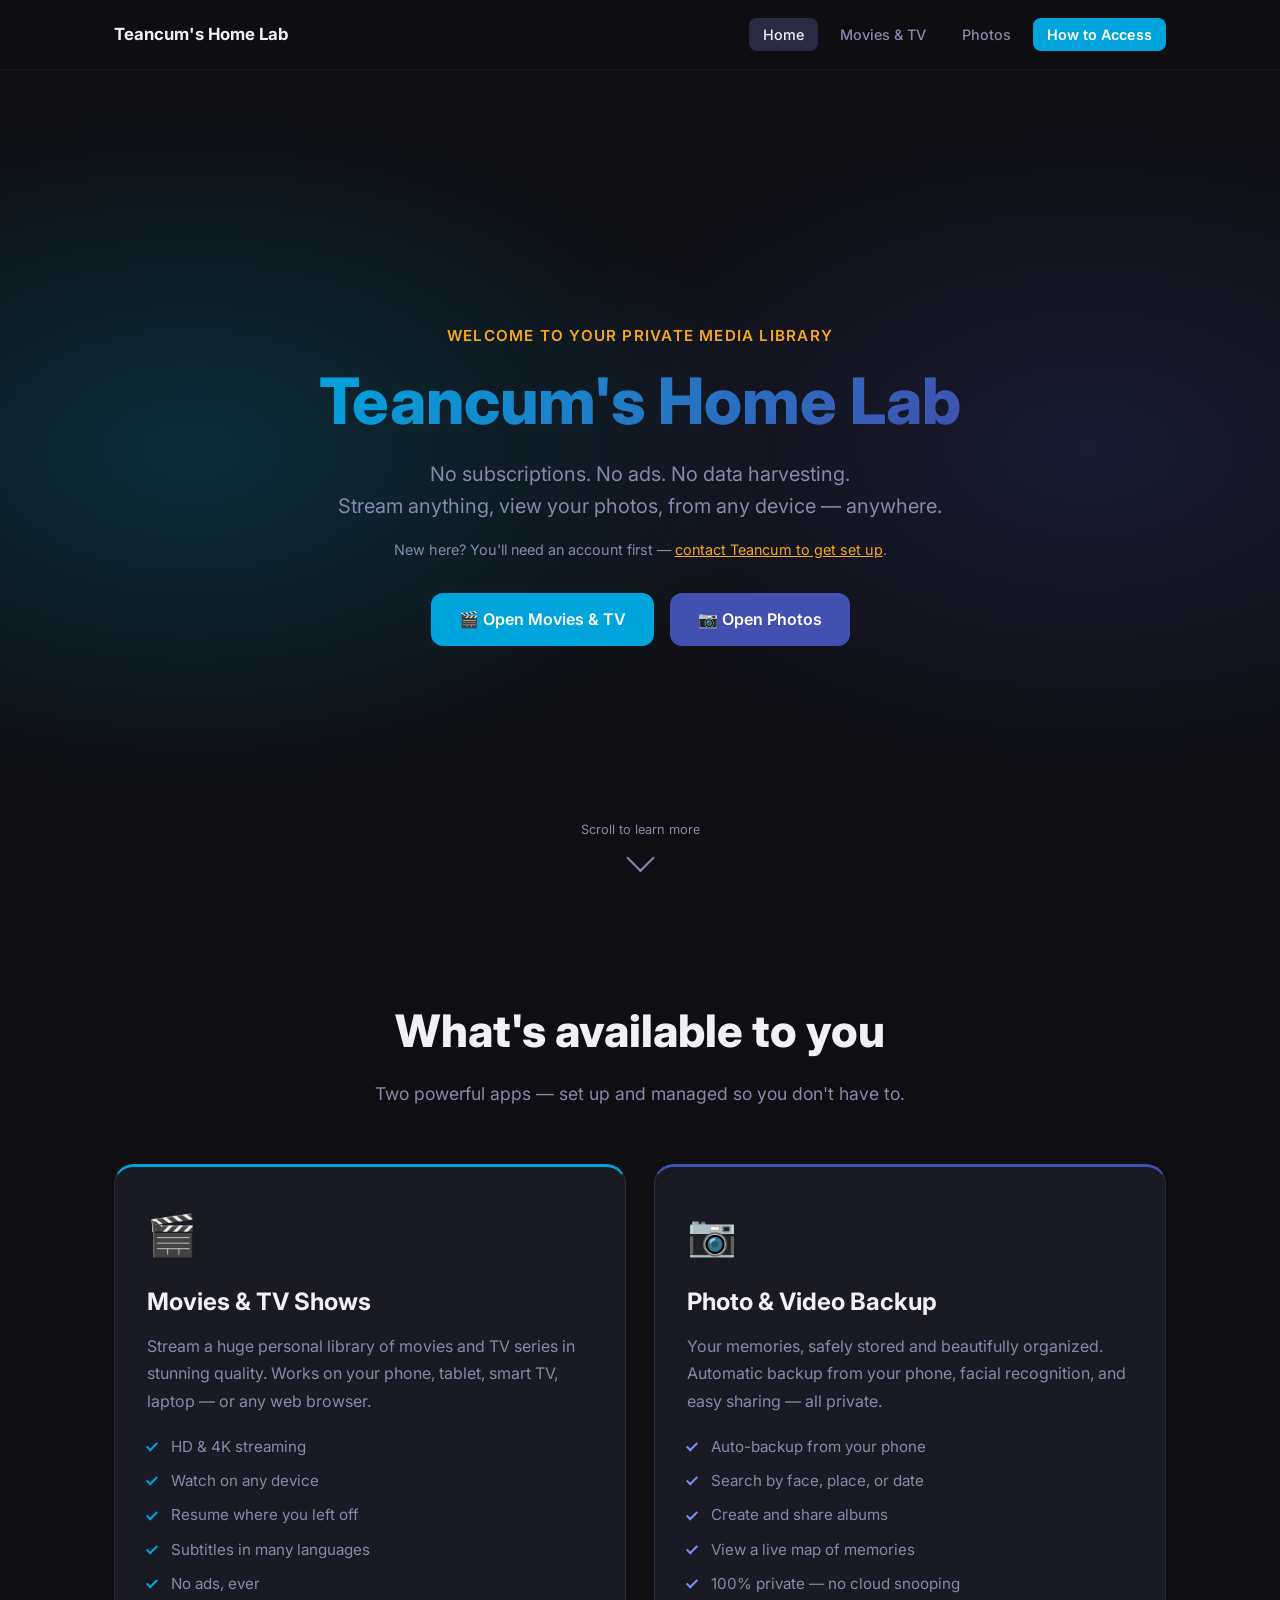
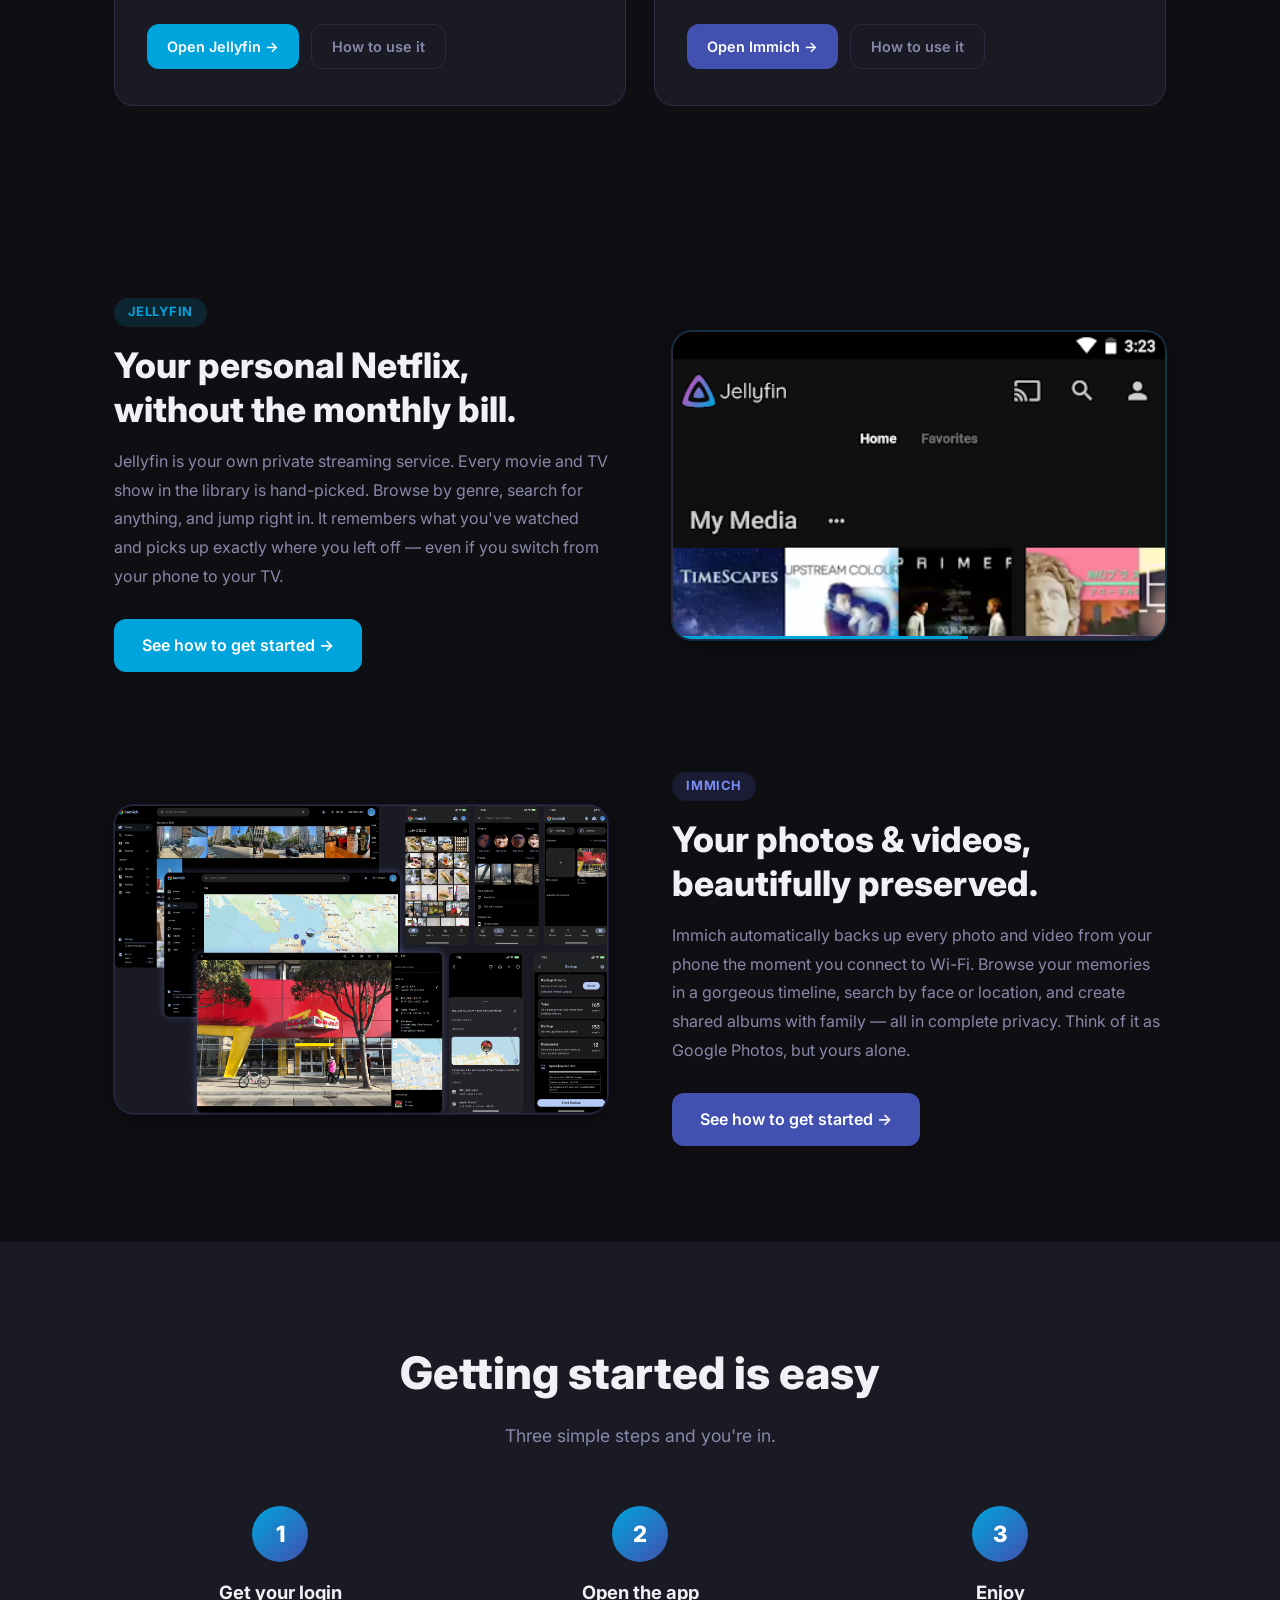
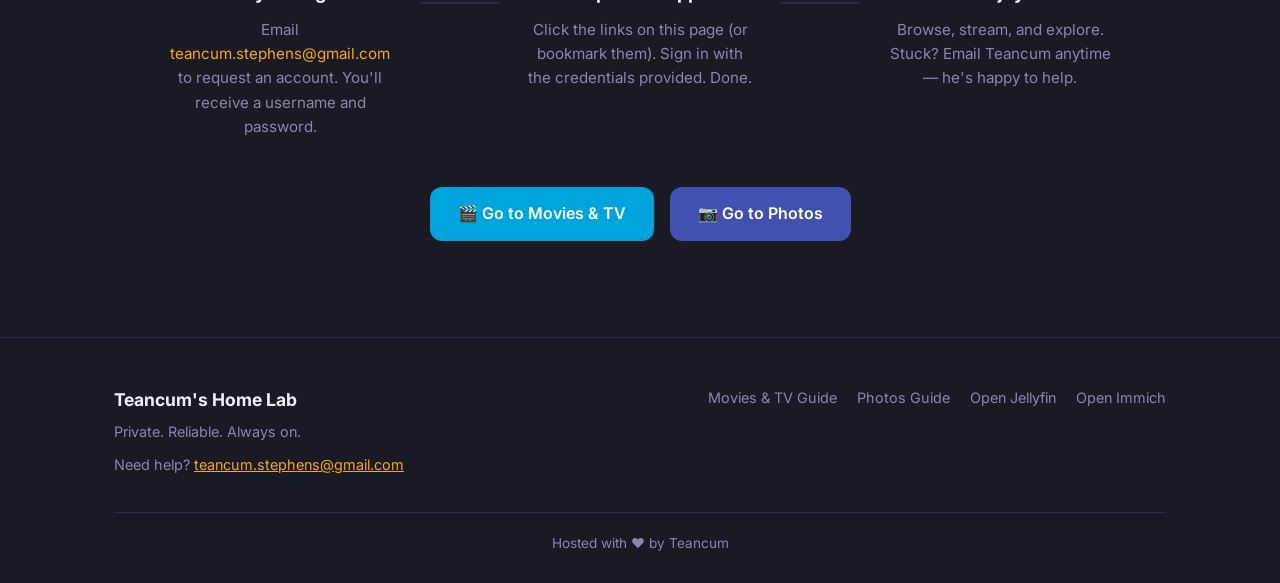
<file: index.html>
<!DOCTYPE html>
<html lang="en">
<head>
  <meta charset="UTF-8" />
  <meta name="viewport" content="width=device-width, initial-scale=1.0" />
  <meta name="description" content="Your private streaming and photo library — Jellyfin and Immich, hosted by Teancum." />
  <meta name="robots" content="noindex, nofollow" />
  <title>Teancum's Home Lab — Your Private Streaming &amp; Photos</title>
  <link rel="icon" href="data:image/svg+xml,<svg xmlns='http://www.w3.org/2000/svg' viewBox='0 0 100 100'><text y='.9em' font-size='90'>🏠</text></svg>" />
  <link rel="preconnect" href="https://fonts.googleapis.com" />
  <link rel="preconnect" href="https://fonts.gstatic.com" crossorigin />
  <link href="https://fonts.googleapis.com/css2?family=Inter:wght@400;500;600;700;800&display=swap" rel="stylesheet" />
  <link rel="stylesheet" href="css/styles.css" />
</head>
<body>

  <!-- ───── NAVIGATION ───── -->
  <nav class="nav" id="nav">
    <div class="nav__inner">
      <a href="index.html" class="nav__logo">
        <span>Teancum's Home Lab</span>
      </a>
      <ul class="nav__links">
        <li><a href="index.html" class="nav__link active">Home</a></li>
        <li><a href="jellyfin.html" class="nav__link">Movies &amp; TV</a></li>
        <li><a href="immich.html" class="nav__link">Photos</a></li>
        <li><a href="#access" class="nav__link nav__link--cta">How to Access</a></li>
      </ul>
      <button class="nav__toggle" aria-label="Menu">&#9776;</button>
    </div>
  </nav>

  <!-- ───── HERO ───── -->
  <section class="hero">
    <div class="hero__bg"></div>

    <div class="hero__content container">
      <p class="hero__eyebrow">Welcome to your private media library</p>
      <h1 class="hero__title gradient-text">Teancum's Home Lab</h1>
      <p class="hero__subtitle">
        No subscriptions. No ads. No data harvesting.<br />
        Stream anything, view your photos, from any device — anywhere.
      </p>
      <p class="hero__precheck">
        New here? You'll need an account first —
        <a href="mailto:teancum.stephens@gmail.com">contact Teancum to get set up</a>.
      </p>
      <div class="hero__actions">
        <a href="https://jellyfin.teancumshomelab.com/" target="_blank" rel="noopener noreferrer" class="btn btn--jellyfin">
          🎬 Open Movies &amp; TV
        </a>
        <a href="https://immich.teancumshomelab.com/auth/login" target="_blank" rel="noopener noreferrer" class="btn btn--immich">
          📷 Open Photos
        </a>
      </div>
    </div>
    <div class="hero__scroll-hint">
      <span>Scroll to learn more</span>
      <div class="hero__arrow"></div>
    </div>
  </section>

  <!-- ───── WHAT'S AVAILABLE ───── -->
  <section class="features section" id="features">
    <div class="container">
      <h2 class="section__title">What's available to you</h2>
      <p class="section__sub">Two powerful apps — set up and managed so you don't have to.</p>
      <div class="feature-grid">

        <div class="feature-card feature-card--jellyfin">
          <div class="feature-card__icon">🎬</div>
          <h3 class="feature-card__title">Movies &amp; TV Shows</h3>
          <p class="feature-card__desc">
            Stream a huge personal library of movies and TV series in stunning quality.
            Works on your phone, tablet, smart TV, laptop — or any web browser.
          </p>
          <ul class="feature-list">
            <li>HD &amp; 4K streaming</li>
            <li>Watch on any device</li>
            <li>Resume where you left off</li>
            <li>Subtitles in many languages</li>
            <li>No ads, ever</li>
          </ul>
          <div class="feature-card__actions">
            <a href="https://jellyfin.teancumshomelab.com/" target="_blank" rel="noopener noreferrer" class="btn btn--jellyfin btn--sm">
              Open Jellyfin →
            </a>
            <a href="jellyfin.html" class="btn btn--ghost btn--sm">How to use it</a>
          </div>
        </div>

        <div class="feature-card feature-card--immich">
          <div class="feature-card__icon">📷</div>
          <h3 class="feature-card__title">Photo &amp; Video Backup</h3>
          <p class="feature-card__desc">
            Your memories, safely stored and beautifully organized. Automatic backup
            from your phone, facial recognition, and easy sharing — all private.
          </p>
          <ul class="feature-list">
            <li>Auto-backup from your phone</li>
            <li>Search by face, place, or date</li>
            <li>Create and share albums</li>
            <li>View a live map of memories</li>
            <li>100% private — no cloud snooping</li>
          </ul>
          <div class="feature-card__actions">
            <a href="https://immich.teancumshomelab.com/auth/login" target="_blank" rel="noopener noreferrer" class="btn btn--immich btn--sm">
              Open Immich →
            </a>
            <a href="immich.html" class="btn btn--ghost btn--sm">How to use it</a>
          </div>
        </div>

      </div>
    </div>
  </section>

  <!-- ───── APP SHOWCASE ───── -->
  <section class="showcase section">
    <div class="container">

      <div class="showcase__row">
        <div class="showcase__text">
          <span class="showcase__badge badge--jellyfin">Jellyfin</span>
          <h2>Your personal Netflix,<br />without the monthly bill.</h2>
          <p>
            Jellyfin is your own private streaming service. Every movie and TV show in the
            library is hand-picked. Browse by genre, search for anything, and jump right in.
            It remembers what you've watched and picks up exactly where you left off — even
            if you switch from your phone to your TV.
          </p>
          <a href="jellyfin.html" class="btn btn--jellyfin">See how to get started →</a>
        </div>
        <div class="showcase__visual showcase__visual--jellyfin">
          <div class="mock-screen">
            <img src="assets/jellyfin-screenshot.png" alt="Jellyfin movie library interface" onerror="this.style.display='none'; this.nextElementSibling.style.display='block'" />
            <div style="display:none">
              <div class="mock-screen__bar"></div>
              <div class="mock-screen__content">
                <div class="mock-grid">
                  <div class="mock-card"></div><div class="mock-card"></div>
                  <div class="mock-card"></div><div class="mock-card"></div>
                  <div class="mock-card"></div><div class="mock-card"></div>
                </div>
              </div>
            </div>
            <div class="mock-screen__nowplaying"></div>
          </div>
        </div>
      </div>

      <div class="showcase__row showcase__row--reverse">
        <div class="showcase__text">
          <span class="showcase__badge badge--immich">Immich</span>
          <h2>Your photos &amp; videos,<br />beautifully preserved.</h2>
          <p>
            Immich automatically backs up every photo and video from your phone the moment
            you connect to Wi-Fi. Browse your memories in a gorgeous timeline, search by
            face or location, and create shared albums with family — all in complete privacy.
            Think of it as Google Photos, but yours alone.
          </p>
          <a href="immich.html" class="btn btn--immich">See how to get started →</a>
        </div>
        <div class="showcase__visual showcase__visual--immich">
          <div class="mock-screen">
            <img src="assets/immich-screenshot.png" alt="Immich photo timeline interface" onerror="this.style.display='none'; this.nextElementSibling.style.display='block'" />
            <div style="display:none">
              <div class="mock-screen__bar"></div>
              <div class="mock-screen__content">
                <div class="mock-masonry">
                  <div class="mock-photo mock-photo--tall"></div>
                  <div class="mock-photo"></div>
                  <div class="mock-photo"></div>
                  <div class="mock-photo mock-photo--wide"></div>
                </div>
              </div>
            </div>
          </div>
        </div>
      </div>

    </div>
  </section>

  <!-- ───── HOW IT WORKS ───── -->
  <section class="how-it-works section" id="access">
    <div class="container">
      <h2 class="section__title">Getting started is easy</h2>
      <p class="section__sub">Three simple steps and you're in.</p>
      <div class="steps">
        <div class="step">
          <div class="step__number">1</div>
          <h3>Get your login</h3>
          <p>Email <a href="mailto:teancum.stephens@gmail.com" style="color:var(--gold)">teancum.stephens@gmail.com</a> to request an account. You'll receive a username and password.</p>
        </div>
        <div class="step__connector"></div>
        <div class="step">
          <div class="step__number">2</div>
          <h3>Open the app</h3>
          <p>Click the links on this page (or bookmark them). Sign in with the credentials provided. Done.</p>
        </div>
        <div class="step__connector"></div>
        <div class="step">
          <div class="step__number">3</div>
          <h3>Enjoy</h3>
          <p>Browse, stream, and explore. Stuck? Email Teancum anytime — he's happy to help.</p>
        </div>
      </div>
      <div class="how-it-works__cta">
        <a href="https://jellyfin.teancumshomelab.com/" target="_blank" rel="noopener noreferrer" class="btn btn--jellyfin">🎬 Go to Movies &amp; TV</a>
        <a href="https://immich.teancumshomelab.com/auth/login" target="_blank" rel="noopener noreferrer" class="btn btn--immich">📷 Go to Photos</a>
      </div>
    </div>
  </section>

  <!-- ───── FOOTER ───── -->
  <footer class="footer">
    <div class="container">
      <div class="footer__inner">
        <div class="footer__brand">
          <span class="footer__logo">Teancum's Home Lab</span>
          <p>Private. Reliable. Always on.</p>
          <p class="footer__contact">Need help? <a href="mailto:teancum.stephens@gmail.com">teancum.stephens@gmail.com</a></p>
        </div>
        <div class="footer__links">
          <a href="jellyfin.html">Movies &amp; TV Guide</a>
          <a href="immich.html">Photos Guide</a>
          <a href="https://jellyfin.teancumshomelab.com/" target="_blank" rel="noopener noreferrer">Open Jellyfin</a>
          <a href="https://immich.teancumshomelab.com/auth/login" target="_blank" rel="noopener noreferrer">Open Immich</a>
        </div>
      </div>
      <p class="footer__copy">Hosted with ❤️ by Teancum</p>
    </div>
  </footer>

  <script src="js/main.js"></script>
</body>
</html>
</file>
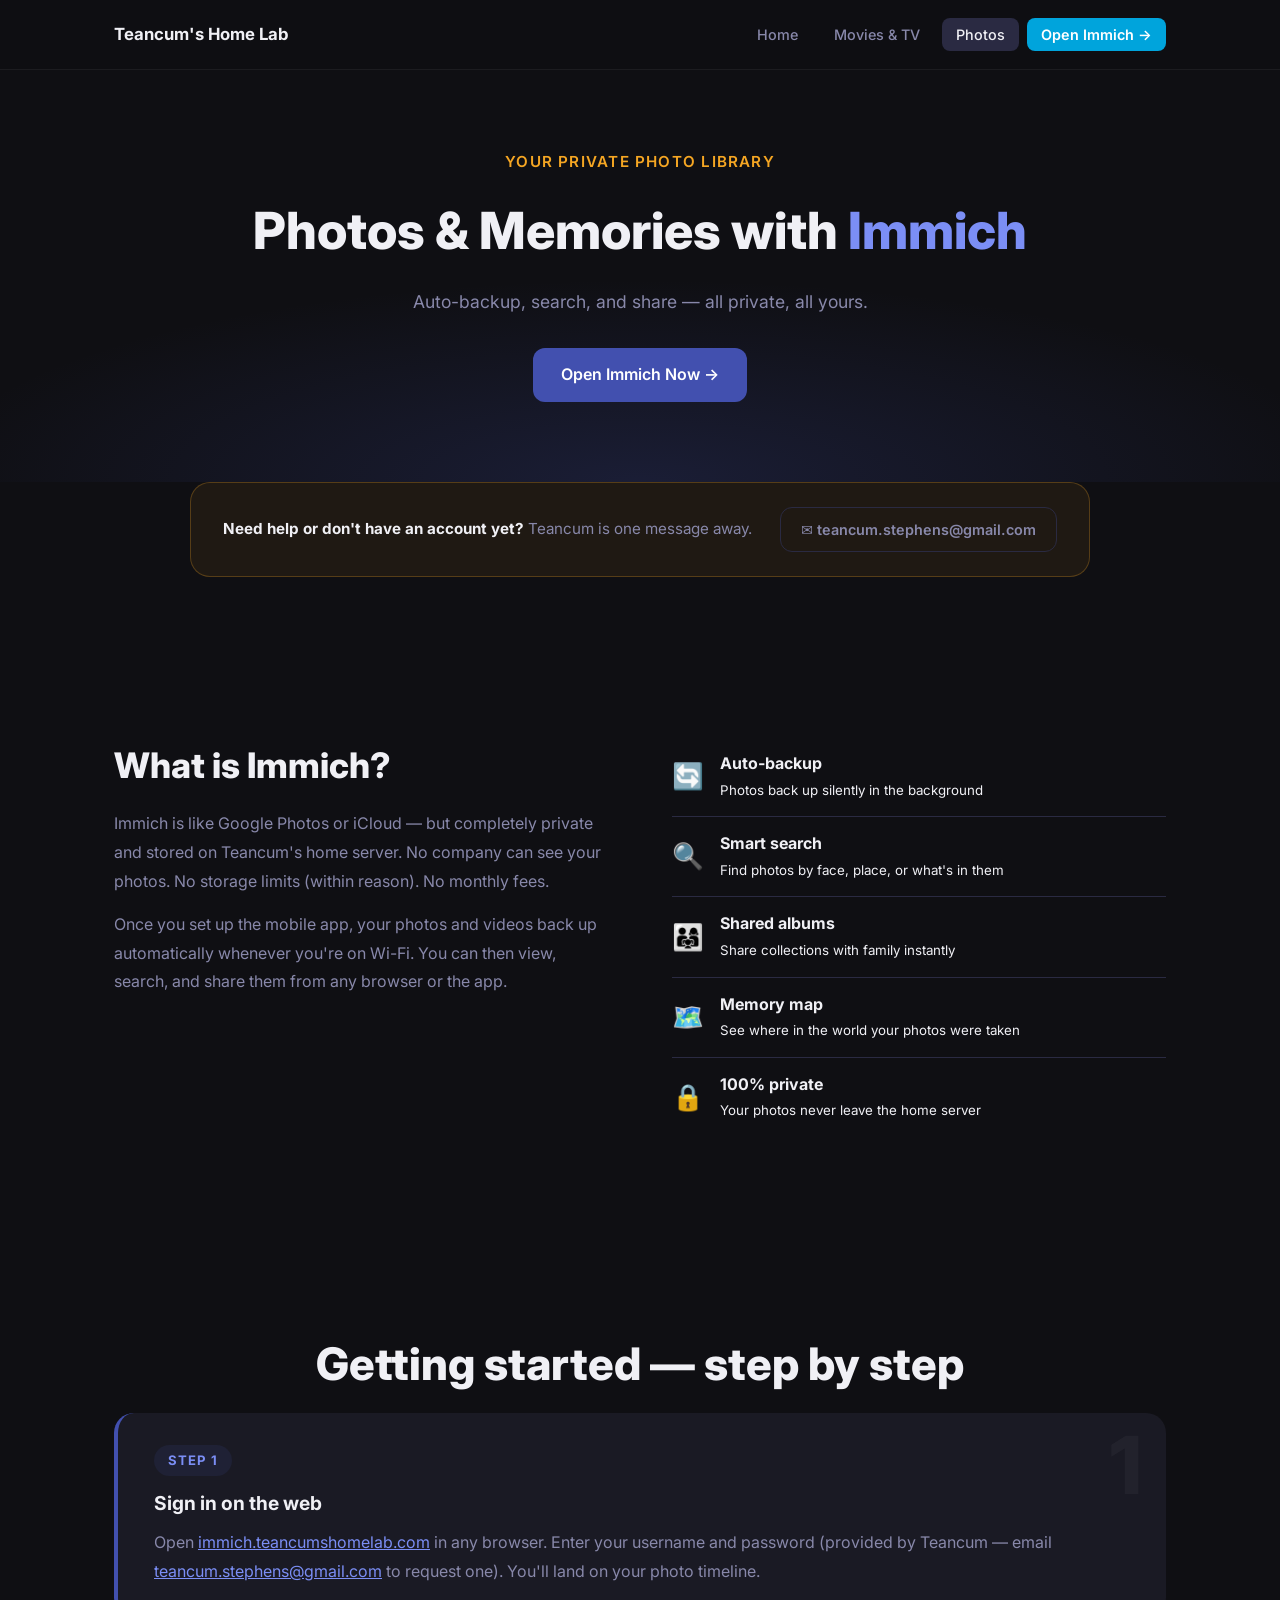
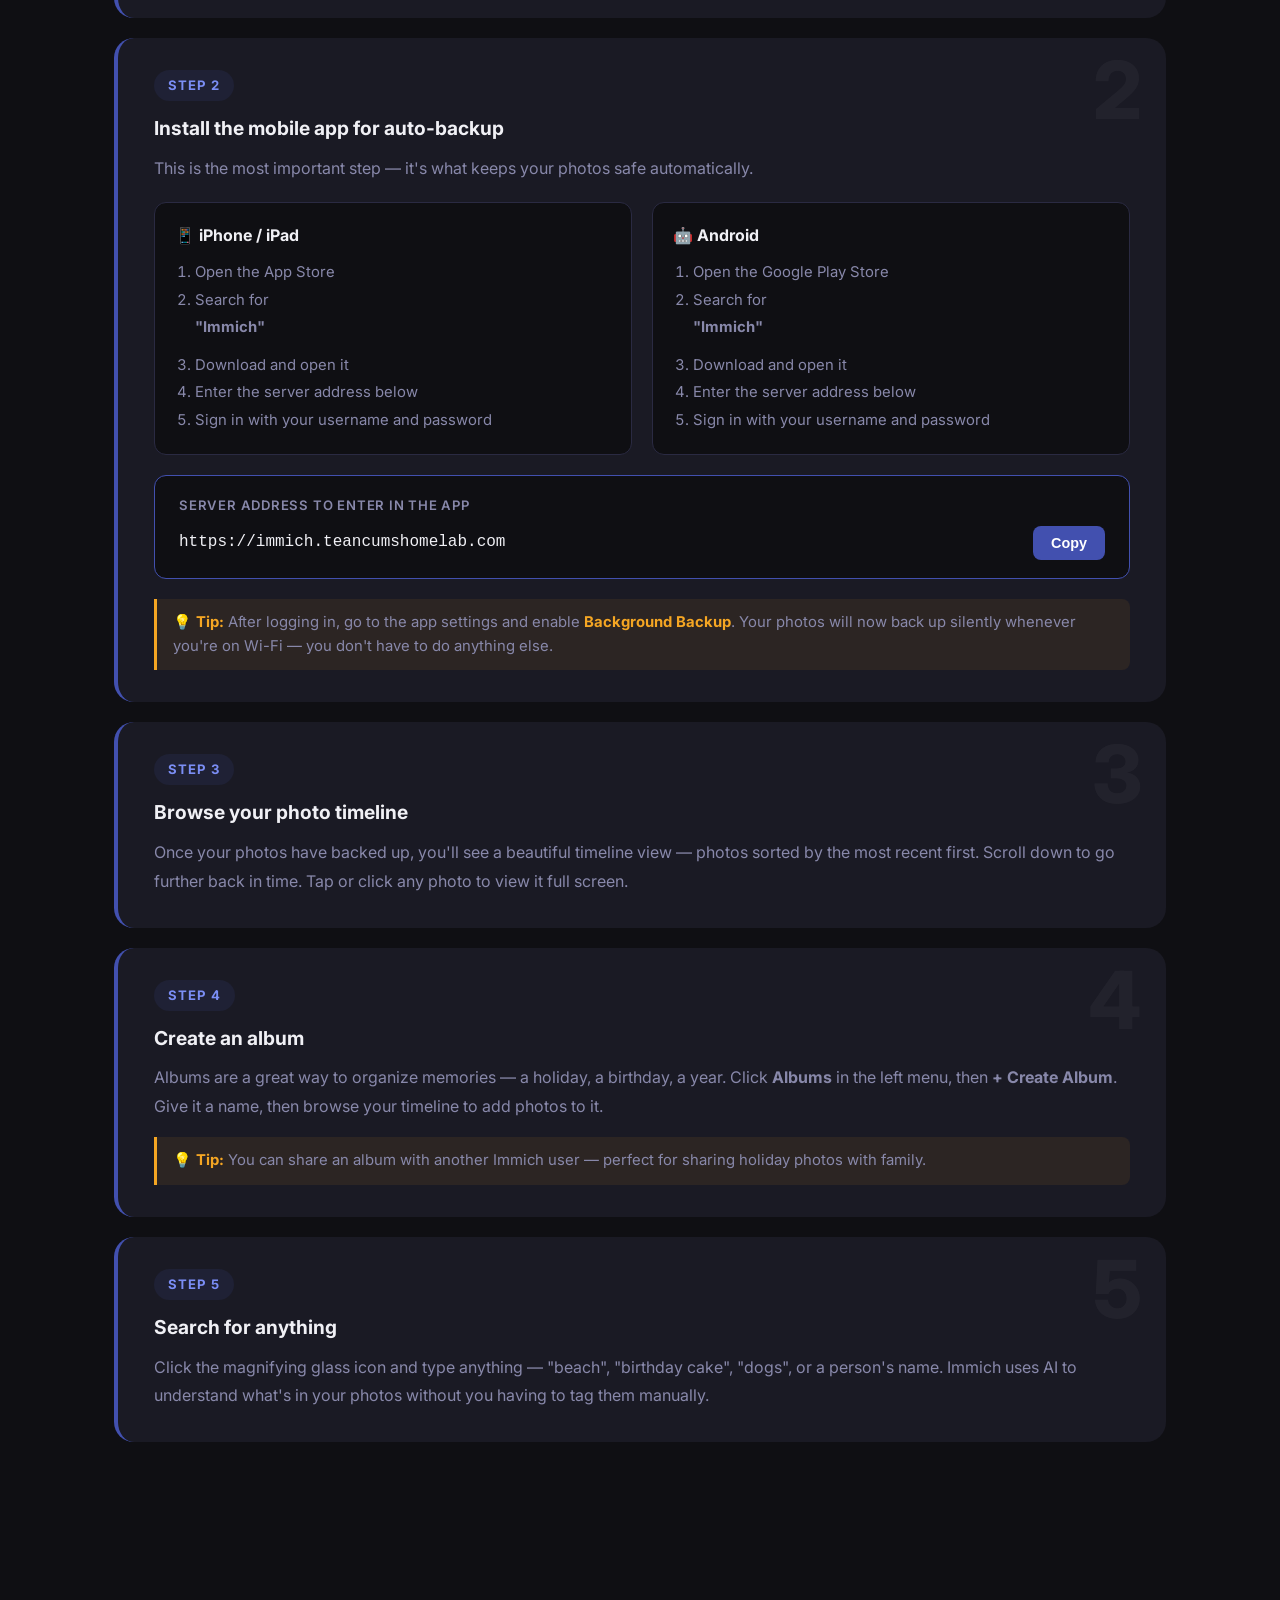
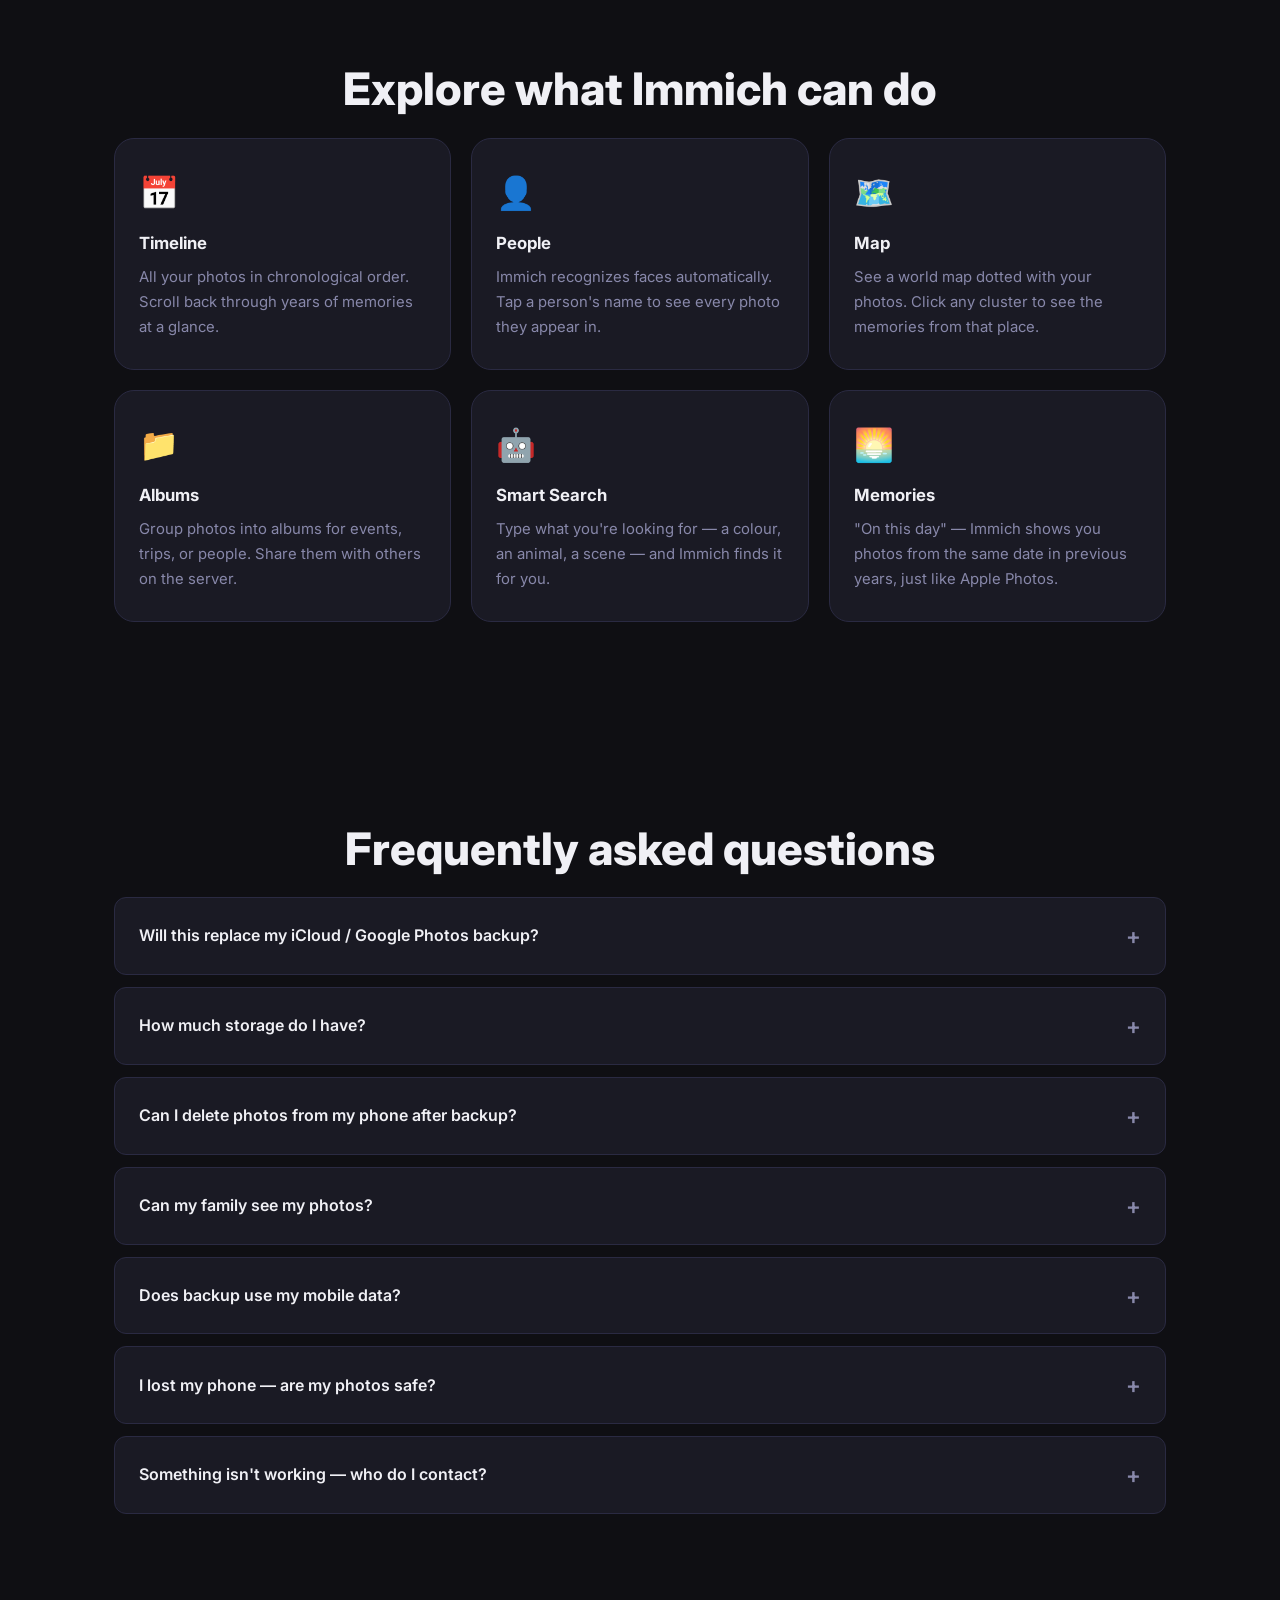
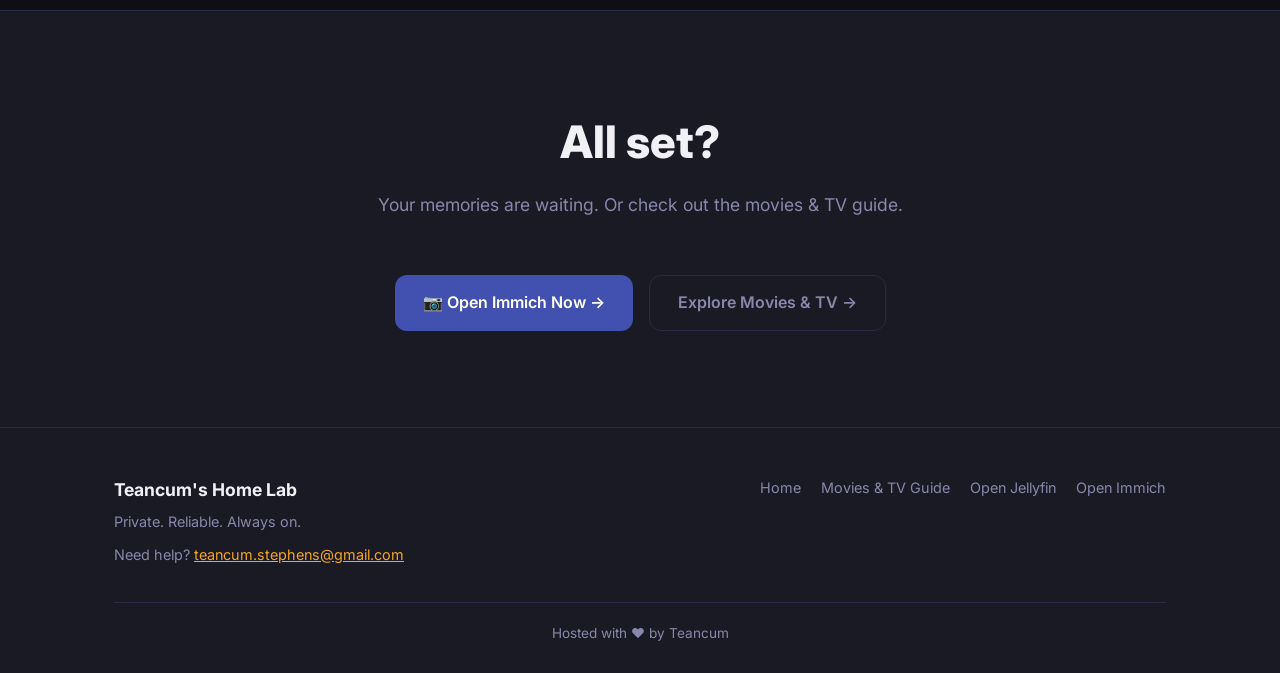
<file: immich.html>
<!DOCTYPE html>
<html lang="en">
<head>
  <meta charset="UTF-8" />
  <meta name="viewport" content="width=device-width, initial-scale=1.0" />
  <meta name="description" content="How to back up and browse your photos with Immich — a step-by-step guide." />
  <meta name="robots" content="noindex, nofollow" />
  <title>Photos — Teancum's Home Lab</title>
  <link rel="icon" href="data:image/svg+xml,<svg xmlns='http://www.w3.org/2000/svg' viewBox='0 0 100 100'><text y='.9em' font-size='90'>📷</text></svg>" />
  <link rel="preconnect" href="https://fonts.googleapis.com" />
  <link rel="preconnect" href="https://fonts.gstatic.com" crossorigin />
  <link href="https://fonts.googleapis.com/css2?family=Inter:wght@400;500;600;700;800&display=swap" rel="stylesheet" />
  <link rel="stylesheet" href="css/styles.css" />
</head>
<body>

  <!-- ───── NAVIGATION ───── -->
  <nav class="nav" id="nav">
    <div class="nav__inner">
      <a href="index.html" class="nav__logo">
        <span>Teancum's Home Lab</span>
      </a>
      <ul class="nav__links">
        <li><a href="index.html" class="nav__link">Home</a></li>
        <li><a href="jellyfin.html" class="nav__link">Movies &amp; TV</a></li>
        <li><a href="immich.html" class="nav__link active">Photos</a></li>
        <li><a href="https://immich.teancumshomelab.com/auth/login" target="_blank" rel="noopener noreferrer" class="nav__link nav__link--cta">Open Immich →</a></li>
      </ul>
      <button class="nav__toggle" aria-label="Menu">&#9776;</button>
    </div>
  </nav>

  <!-- ───── PAGE HERO ───── -->
  <section class="page-hero page-hero--immich">
    <div class="container">
      <p class="hero__eyebrow">Your private photo library</p>
      <h1 class="page-hero__title">Photos &amp; Memories with <span style="color:#7b8ef5">Immich</span></h1>
      <p class="page-hero__sub">Auto-backup, search, and share — all private, all yours.</p>
      <a href="https://immich.teancumshomelab.com/auth/login" target="_blank" rel="noopener noreferrer" class="btn btn--immich">Open Immich Now →</a>
    </div>
  </section>

  <!-- ───── HELP BANNER ───── -->
  <div class="container">
    <div class="help-banner">
      <p><strong>Need help or don't have an account yet?</strong> Teancum is one message away.</p>
      <a href="mailto:teancum.stephens@gmail.com" class="btn btn--ghost btn--sm">✉ teancum.stephens@gmail.com</a>
    </div>
  </div>

  <!-- ───── WHAT IS IT ───── -->
  <section class="section explainer">
    <div class="container explainer__grid">
      <div class="explainer__text">
        <h2>What is Immich?</h2>
        <p>
          Immich is like Google Photos or iCloud — but completely private and stored on
          Teancum's home server. No company can see your photos. No storage limits (within
          reason). No monthly fees.
        </p>
        <p>
          Once you set up the mobile app, your photos and videos back up automatically
          whenever you're on Wi-Fi. You can then view, search, and share them from any
          browser or the app.
        </p>
      </div>
      <div class="explainer__highlights">
        <div class="highlight-item">
          <span class="highlight-icon">🔄</span>
          <div><strong>Auto-backup</strong><br /><small>Photos back up silently in the background</small></div>
        </div>
        <div class="highlight-item">
          <span class="highlight-icon">🔍</span>
          <div><strong>Smart search</strong><br /><small>Find photos by face, place, or what's in them</small></div>
        </div>
        <div class="highlight-item">
          <span class="highlight-icon">👨‍👩‍👧</span>
          <div><strong>Shared albums</strong><br /><small>Share collections with family instantly</small></div>
        </div>
        <div class="highlight-item">
          <span class="highlight-icon">🗺️</span>
          <div><strong>Memory map</strong><br /><small>See where in the world your photos were taken</small></div>
        </div>
        <div class="highlight-item">
          <span class="highlight-icon">🔒</span>
          <div><strong>100% private</strong><br /><small>Your photos never leave the home server</small></div>
        </div>
      </div>
    </div>
  </section>

  <!-- ───── STEP BY STEP ───── -->
  <section class="section guide guide--immich" id="guide">
    <div class="container">
      <h2 class="section__title">Getting started — step by step</h2>

      <div class="guide-step">
        <div class="guide-step__num">Step 1</div>
        <h3>Sign in on the web</h3>
        <p>
          Open <a href="https://immich.teancumshomelab.com/auth/login" target="_blank" rel="noopener noreferrer" class="inline-link inline-link--immich">immich.teancumshomelab.com</a>
          in any browser. Enter your username and password (provided by Teancum — email
          <a href="mailto:teancum.stephens@gmail.com" class="inline-link inline-link--immich">teancum.stephens@gmail.com</a> to request one).
          You'll land on your photo timeline.
        </p>
      </div>

      <div class="guide-step">
        <div class="guide-step__num">Step 2</div>
        <h3>Install the mobile app for auto-backup</h3>
        <p>This is the most important step — it's what keeps your photos safe automatically.</p>
        <div class="app-download-row">
          <div class="app-download">
            <strong>📱 iPhone / iPad</strong>
            <ol>
              <li>Open the App Store</li>
              <li>Search for <strong>"Immich"</strong></li>
              <li>Download and open it</li>
              <li>Enter the server address below</li>
              <li>Sign in with your username and password</li>
            </ol>
          </div>
          <div class="app-download">
            <strong>🤖 Android</strong>
            <ol>
              <li>Open the Google Play Store</li>
              <li>Search for <strong>"Immich"</strong></li>
              <li>Download and open it</li>
              <li>Enter the server address below</li>
              <li>Sign in with your username and password</li>
            </ol>
          </div>
        </div>

        <div class="server-address-box">
          <p class="server-address-box__label">Server address to enter in the app</p>
          <code class="server-address-box__url">https://immich.teancumshomelab.com</code>
          <button class="server-address-box__copy" onclick="navigator.clipboard.writeText('https://immich.teancumshomelab.com').then(()=>{ this.textContent='Copied!'; setTimeout(()=>this.textContent='Copy',2000) })">Copy</button>
        </div>

        <div class="tip">💡 <strong>Tip:</strong> After logging in, go to the app settings and enable <strong>Background Backup</strong>. Your photos will now back up silently whenever you're on Wi-Fi — you don't have to do anything else.</div>
      </div>

      <div class="guide-step">
        <div class="guide-step__num">Step 3</div>
        <h3>Browse your photo timeline</h3>
        <p>
          Once your photos have backed up, you'll see a beautiful timeline view — photos
          sorted by the most recent first. Scroll down to go further back in time. Tap or
          click any photo to view it full screen.
        </p>
      </div>

      <div class="guide-step">
        <div class="guide-step__num">Step 4</div>
        <h3>Create an album</h3>
        <p>
          Albums are a great way to organize memories — a holiday, a birthday, a year.
          Click <strong>Albums</strong> in the left menu, then <strong>+ Create Album</strong>.
          Give it a name, then browse your timeline to add photos to it.
        </p>
        <div class="tip">💡 <strong>Tip:</strong> You can share an album with another Immich user — perfect for sharing holiday photos with family.</div>
      </div>

      <div class="guide-step">
        <div class="guide-step__num">Step 5</div>
        <h3>Search for anything</h3>
        <p>
          Click the magnifying glass icon and type anything — "beach", "birthday cake",
          "dogs", or a person's name. Immich uses AI to understand what's in your photos
          without you having to tag them manually.
        </p>
      </div>

    </div>
  </section>

  <!-- ───── FEATURES TOUR ───── -->
  <section class="section features-tour" id="features">
    <div class="container">
      <h2 class="section__title">Explore what Immich can do</h2>
      <div class="tour-grid">
        <div class="tour-card">
          <div class="tour-card__icon">📅</div>
          <h3>Timeline</h3>
          <p>All your photos in chronological order. Scroll back through years of memories at a glance.</p>
        </div>
        <div class="tour-card">
          <div class="tour-card__icon">👤</div>
          <h3>People</h3>
          <p>Immich recognizes faces automatically. Tap a person's name to see every photo they appear in.</p>
        </div>
        <div class="tour-card">
          <div class="tour-card__icon">🗺️</div>
          <h3>Map</h3>
          <p>See a world map dotted with your photos. Click any cluster to see the memories from that place.</p>
        </div>
        <div class="tour-card">
          <div class="tour-card__icon">📁</div>
          <h3>Albums</h3>
          <p>Group photos into albums for events, trips, or people. Share them with others on the server.</p>
        </div>
        <div class="tour-card">
          <div class="tour-card__icon">🤖</div>
          <h3>Smart Search</h3>
          <p>Type what you're looking for — a colour, an animal, a scene — and Immich finds it for you.</p>
        </div>
        <div class="tour-card">
          <div class="tour-card__icon">🌅</div>
          <h3>Memories</h3>
          <p>"On this day" — Immich shows you photos from the same date in previous years, just like Apple Photos.</p>
        </div>
      </div>
    </div>
  </section>

  <!-- ───── FAQ ───── -->
  <section class="section faq" id="faq">
    <div class="container">
      <h2 class="section__title">Frequently asked questions</h2>
      <div class="faq-list">

        <details class="faq-item">
          <summary>Will this replace my iCloud / Google Photos backup?</summary>
          <p>It can work alongside it, or replace it — your choice. Immich backs up a separate copy. If you want to turn off iCloud/Google Photos to save money, just make sure Immich is running well first.</p>
        </details>

        <details class="faq-item">
          <summary>How much storage do I have?</summary>
          <p>Storage is managed by Teancum on the server. If you're getting close to a limit he'll let you know. In general, don't worry about it — just back up normally.</p>
        </details>

        <details class="faq-item">
          <summary>Can I delete photos from my phone after backup?</summary>
          <p>Yes, once photos are backed up to Immich you can safely delete them from your phone. They'll remain on the server. Just double-check the backup completed first.</p>
        </details>

        <details class="faq-item">
          <summary>Can my family see my photos?</summary>
          <p>No — your photos are private to your account by default. You choose what to share and with whom, through shared albums.</p>
        </details>

        <details class="faq-item">
          <summary>Does backup use my mobile data?</summary>
          <p>By default, Immich only backs up when you're on Wi-Fi. You can turn on cellular backup in the app settings if you want faster uploads, but it's off by default to save your data.</p>
        </details>

        <details class="faq-item">
          <summary>I lost my phone — are my photos safe?</summary>
          <p>Yes! As long as the photos were backed up before you lost the phone, they're safely stored on Teancum's server. Just log in from a new device.</p>
        </details>

        <details class="faq-item">
          <summary>Something isn't working — who do I contact?</summary>
          <p>Email <a href="mailto:teancum.stephens@gmail.com" class="inline-link inline-link--immich">teancum.stephens@gmail.com</a> and Teancum will get back to you as soon as possible.</p>
        </details>

      </div>
    </div>
  </section>

  <!-- ───── NEXT STEPS ───── -->
  <section class="next-steps section">
    <div class="container" style="text-align:center">
      <h2 class="section__title">All set?</h2>
      <p class="section__sub">Your memories are waiting. Or check out the movies &amp; TV guide.</p>
      <div class="next-steps__actions">
        <a href="https://immich.teancumshomelab.com/auth/login" target="_blank" rel="noopener noreferrer" class="btn btn--immich">📷 Open Immich Now →</a>
        <a href="jellyfin.html" class="btn btn--ghost">Explore Movies &amp; TV →</a>
      </div>
    </div>
  </section>

  <!-- ───── FOOTER ───── -->
  <footer class="footer">
    <div class="container">
      <div class="footer__inner">
        <div class="footer__brand">
          <span class="footer__logo">Teancum's Home Lab</span>
          <p>Private. Reliable. Always on.</p>
          <p class="footer__contact">Need help? <a href="mailto:teancum.stephens@gmail.com">teancum.stephens@gmail.com</a></p>
        </div>
        <div class="footer__links">
          <a href="index.html">Home</a>
          <a href="jellyfin.html">Movies &amp; TV Guide</a>
          <a href="https://jellyfin.teancumshomelab.com/" target="_blank" rel="noopener noreferrer">Open Jellyfin</a>
          <a href="https://immich.teancumshomelab.com/auth/login" target="_blank" rel="noopener noreferrer">Open Immich</a>
        </div>
      </div>
      <p class="footer__copy">Hosted with ❤️ by Teancum</p>
    </div>
  </footer>

  <script src="js/main.js"></script>
</body>
</html>
</file>
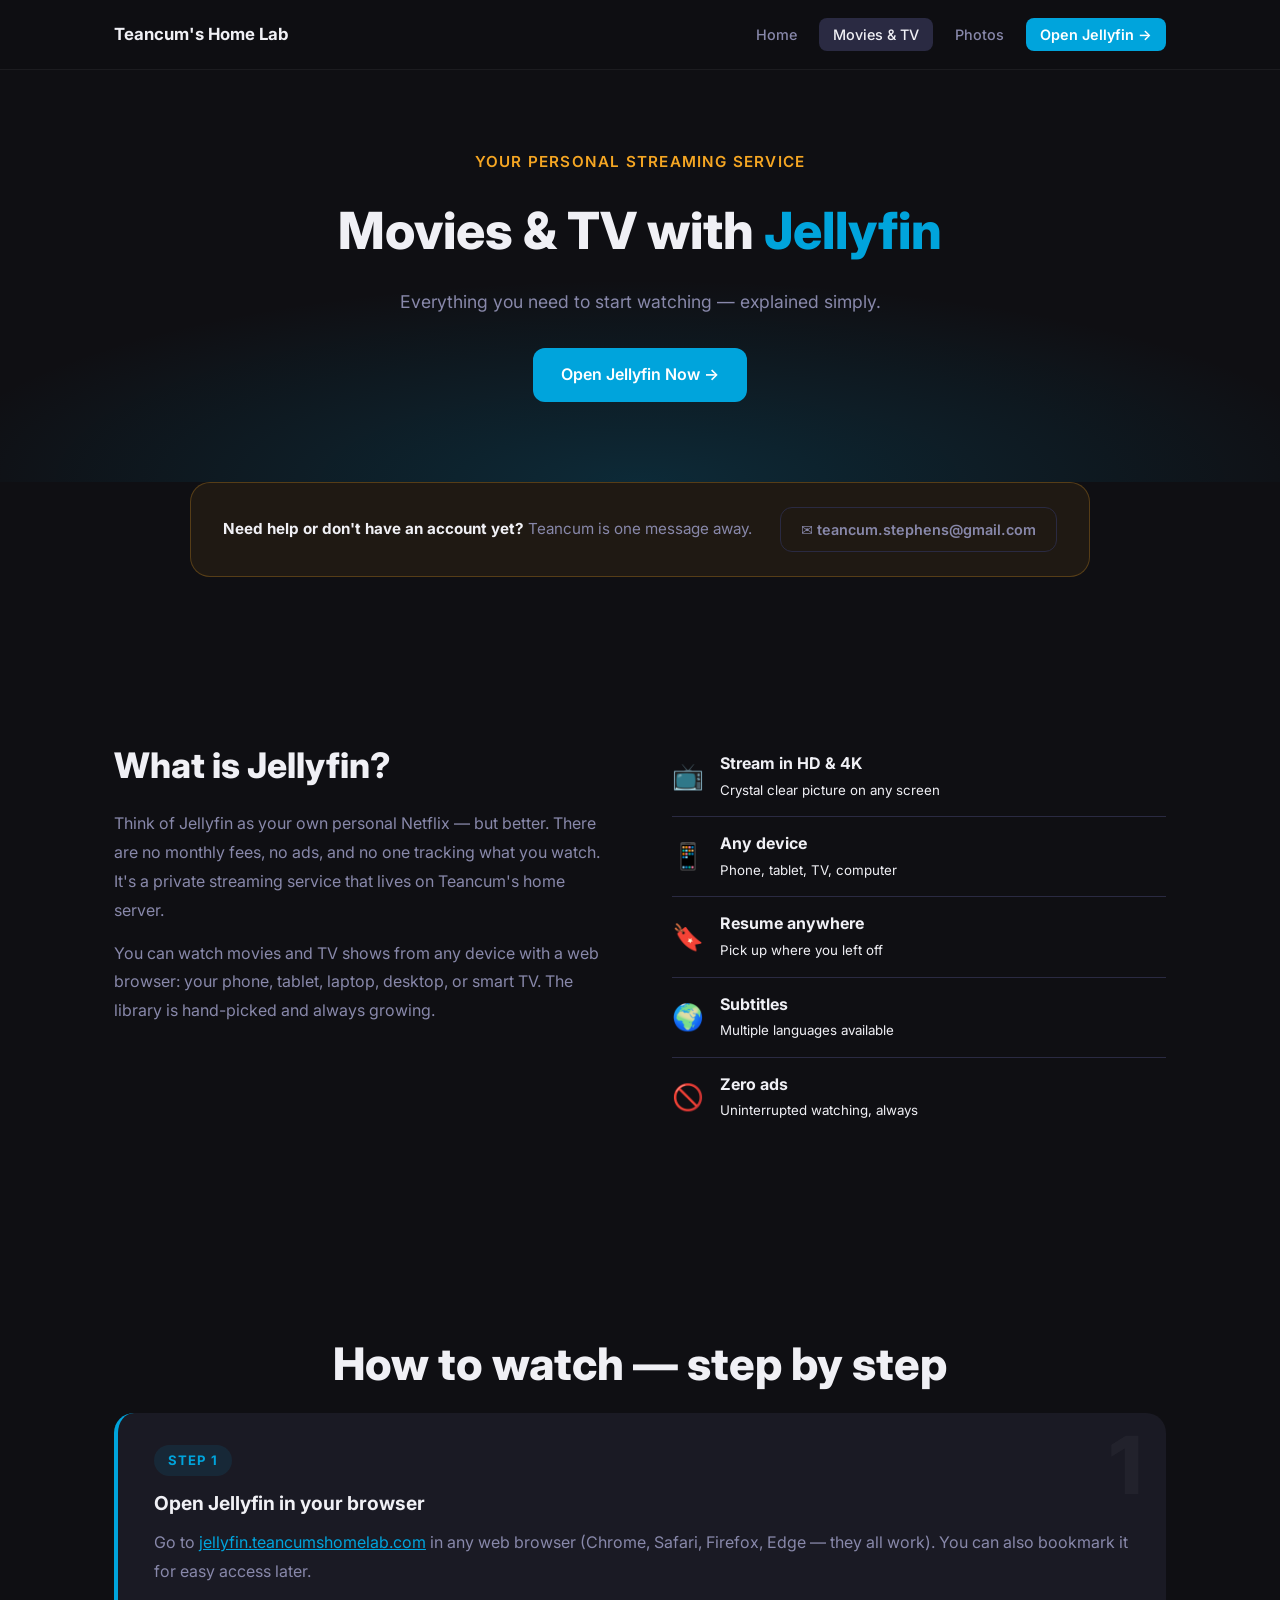
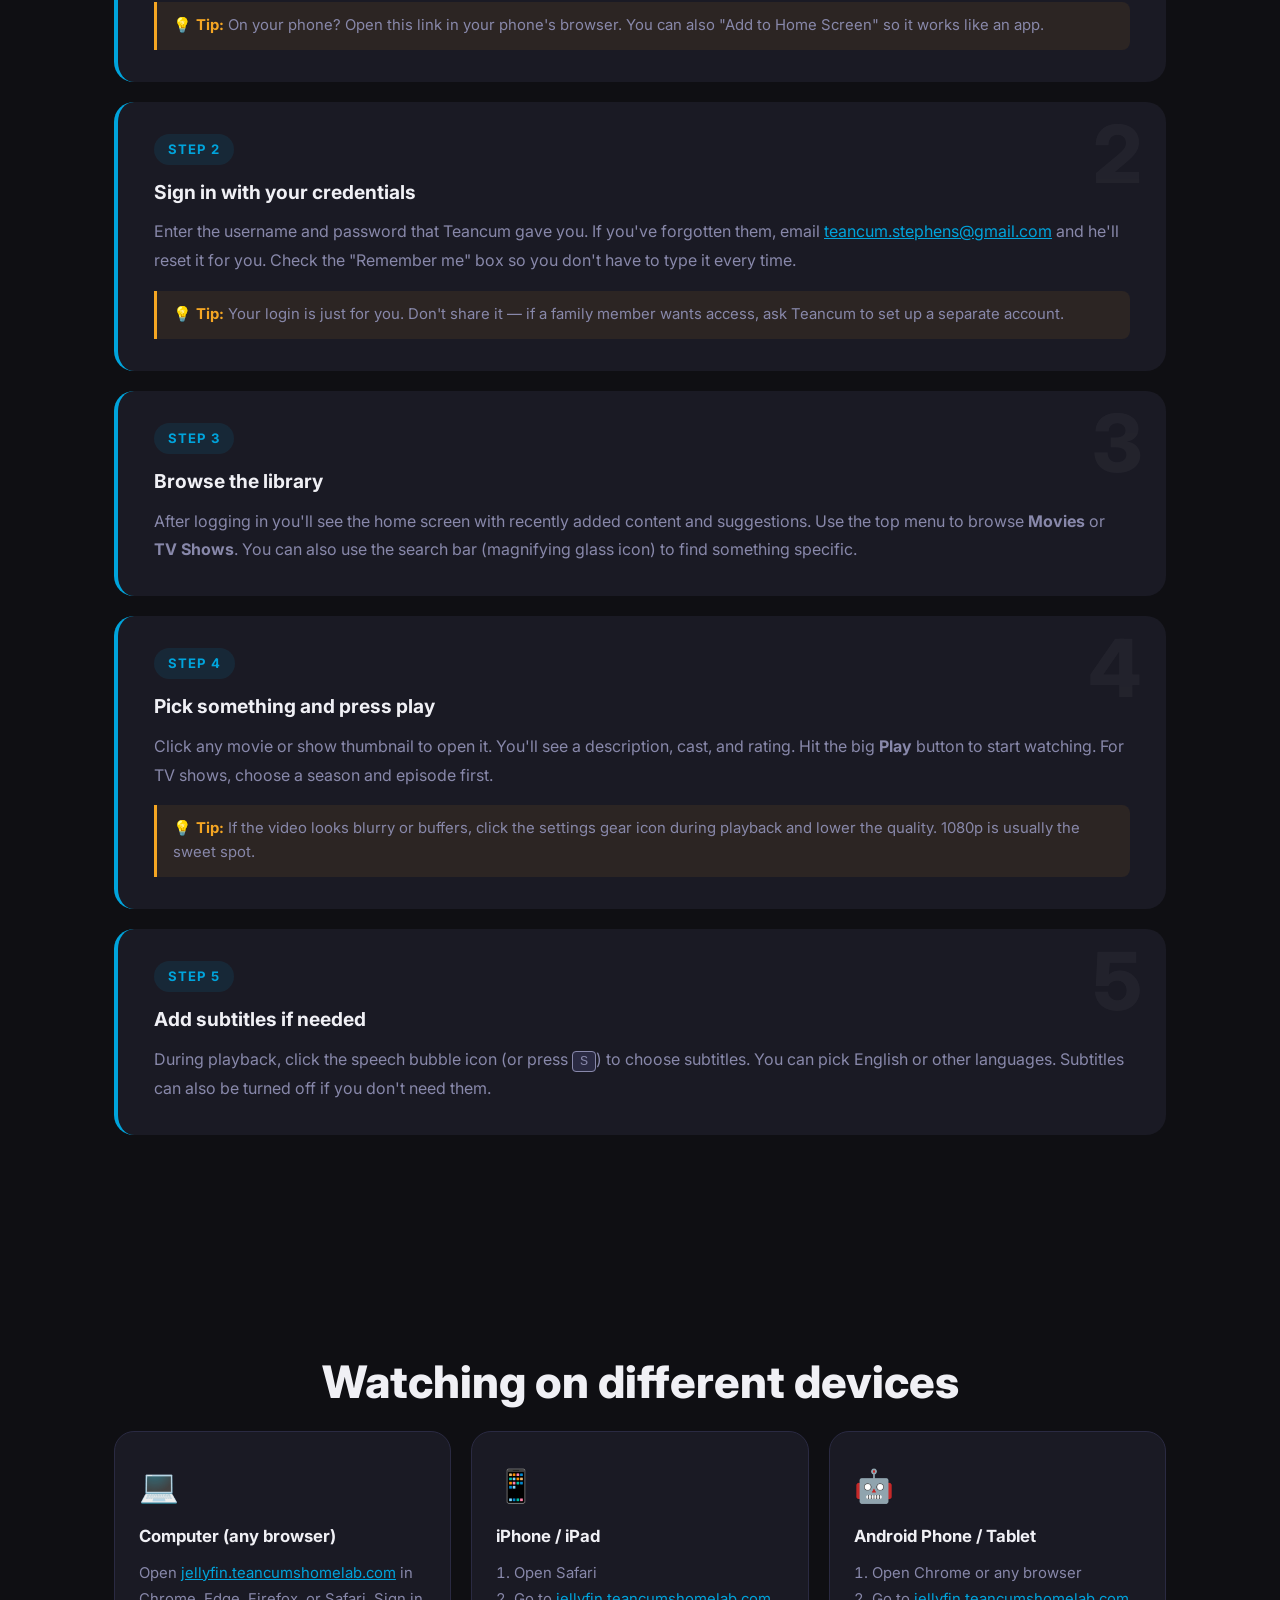
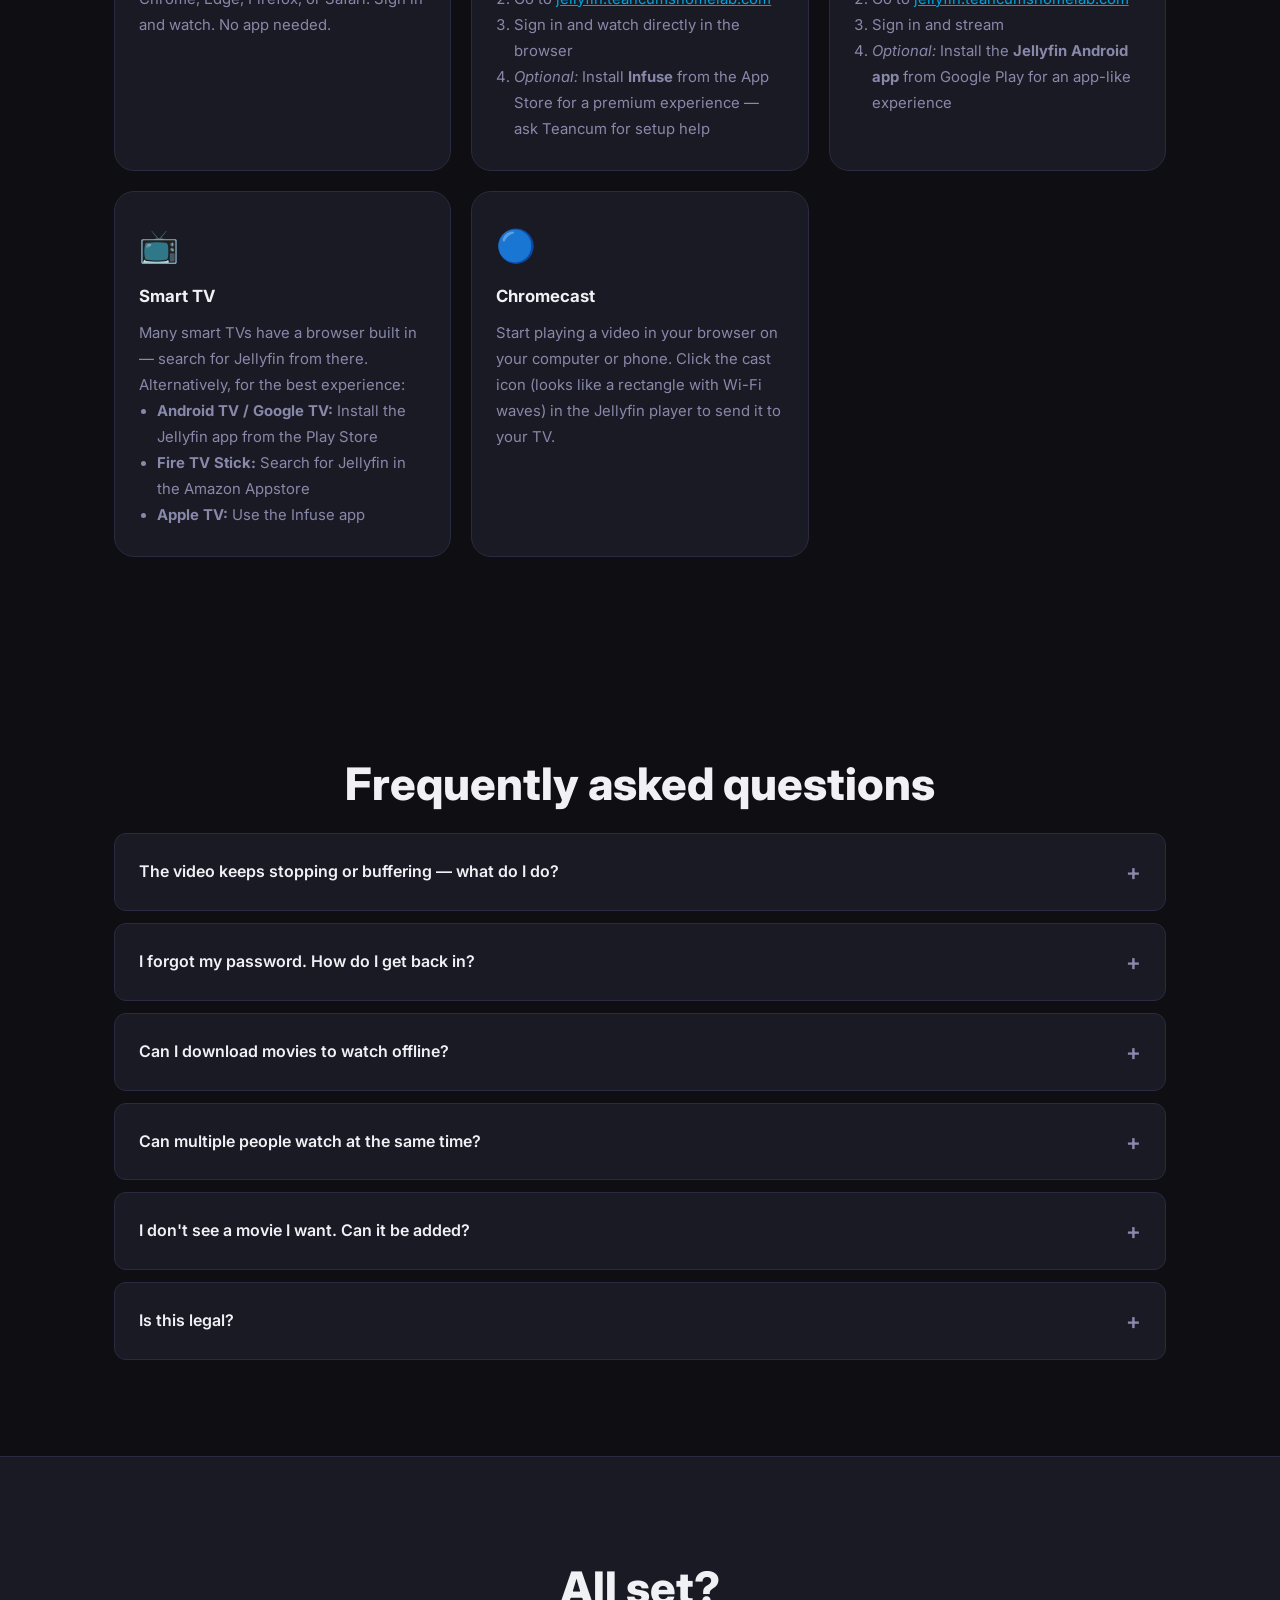
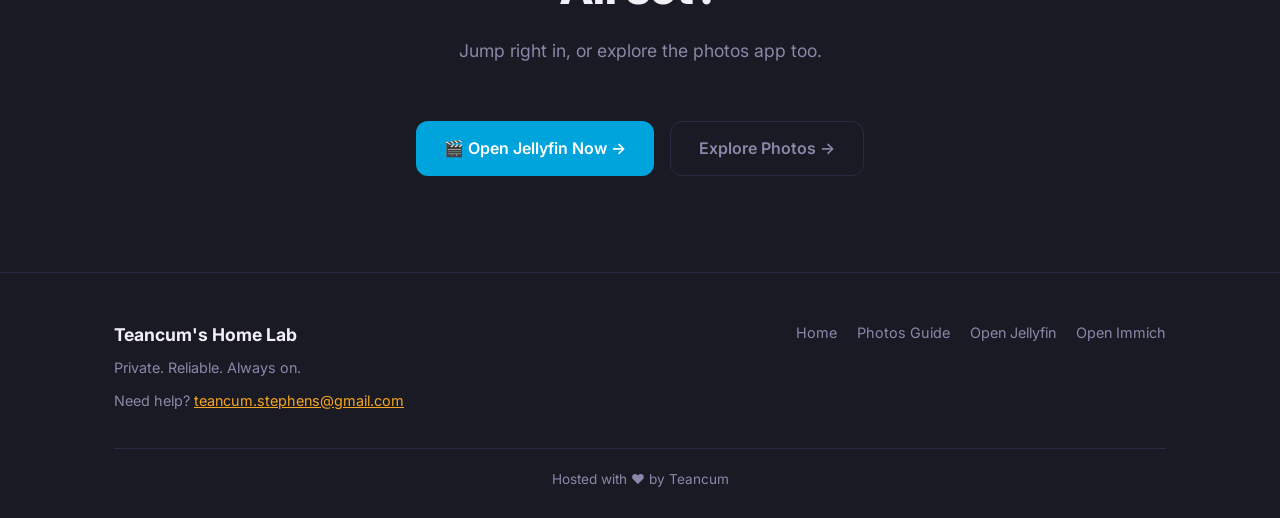
<file: jellyfin.html>
<!DOCTYPE html>
<html lang="en">
<head>
  <meta charset="UTF-8" />
  <meta name="viewport" content="width=device-width, initial-scale=1.0" />
  <meta name="description" content="How to watch movies and TV shows on Jellyfin — a step-by-step guide for every device." />
  <meta name="robots" content="noindex, nofollow" />
  <title>Movies &amp; TV — Teancum's Home Lab</title>
  <link rel="icon" href="data:image/svg+xml,<svg xmlns='http://www.w3.org/2000/svg' viewBox='0 0 100 100'><text y='.9em' font-size='90'>🎬</text></svg>" />
  <link rel="preconnect" href="https://fonts.googleapis.com" />
  <link rel="preconnect" href="https://fonts.gstatic.com" crossorigin />
  <link href="https://fonts.googleapis.com/css2?family=Inter:wght@400;500;600;700;800&display=swap" rel="stylesheet" />
  <link rel="stylesheet" href="css/styles.css" />
</head>
<body>

  <!-- ───── NAVIGATION ───── -->
  <nav class="nav" id="nav">
    <div class="nav__inner">
      <a href="index.html" class="nav__logo">
        <span>Teancum's Home Lab</span>
      </a>
      <ul class="nav__links">
        <li><a href="index.html" class="nav__link">Home</a></li>
        <li><a href="jellyfin.html" class="nav__link active">Movies &amp; TV</a></li>
        <li><a href="immich.html" class="nav__link">Photos</a></li>
        <li><a href="https://jellyfin.teancumshomelab.com/" target="_blank" rel="noopener noreferrer" class="nav__link nav__link--cta">Open Jellyfin →</a></li>
      </ul>
      <button class="nav__toggle" aria-label="Menu">&#9776;</button>
    </div>
  </nav>

  <!-- ───── PAGE HERO ───── -->
  <section class="page-hero page-hero--jellyfin">
    <div class="container">
      <p class="hero__eyebrow">Your personal streaming service</p>
      <h1 class="page-hero__title">Movies &amp; TV with <span style="color:var(--jellyfin)">Jellyfin</span></h1>
      <p class="page-hero__sub">Everything you need to start watching — explained simply.</p>
      <a href="https://jellyfin.teancumshomelab.com/" target="_blank" rel="noopener noreferrer" class="btn btn--jellyfin">Open Jellyfin Now →</a>
    </div>
  </section>

  <!-- ───── HELP BANNER ───── -->
  <div class="container">
    <div class="help-banner">
      <p><strong>Need help or don't have an account yet?</strong> Teancum is one message away.</p>
      <a href="mailto:teancum.stephens@gmail.com" class="btn btn--ghost btn--sm">✉ teancum.stephens@gmail.com</a>
    </div>
  </div>

  <!-- ───── WHAT IS IT ───── -->
  <section class="section explainer">
    <div class="container explainer__grid">
      <div class="explainer__text">
        <h2>What is Jellyfin?</h2>
        <p>
          Think of Jellyfin as your own personal Netflix — but better. There are no monthly fees,
          no ads, and no one tracking what you watch. It's a private streaming service that lives
          on Teancum's home server.
        </p>
        <p>
          You can watch movies and TV shows from any device with a web browser: your phone,
          tablet, laptop, desktop, or smart TV. The library is hand-picked and always growing.
        </p>
      </div>
      <div class="explainer__highlights">
        <div class="highlight-item">
          <span class="highlight-icon">📺</span>
          <div><strong>Stream in HD &amp; 4K</strong><br /><small>Crystal clear picture on any screen</small></div>
        </div>
        <div class="highlight-item">
          <span class="highlight-icon">📱</span>
          <div><strong>Any device</strong><br /><small>Phone, tablet, TV, computer</small></div>
        </div>
        <div class="highlight-item">
          <span class="highlight-icon">🔖</span>
          <div><strong>Resume anywhere</strong><br /><small>Pick up where you left off</small></div>
        </div>
        <div class="highlight-item">
          <span class="highlight-icon">🌍</span>
          <div><strong>Subtitles</strong><br /><small>Multiple languages available</small></div>
        </div>
        <div class="highlight-item">
          <span class="highlight-icon">🚫</span>
          <div><strong>Zero ads</strong><br /><small>Uninterrupted watching, always</small></div>
        </div>
      </div>
    </div>
  </section>

  <!-- ───── STEP BY STEP GUIDE ───── -->
  <section class="section guide" id="guide">
    <div class="container">
      <h2 class="section__title">How to watch — step by step</h2>

      <div class="guide-step">
        <div class="guide-step__num">Step 1</div>
        <h3>Open Jellyfin in your browser</h3>
        <p>
          Go to <a href="https://jellyfin.teancumshomelab.com/" target="_blank" rel="noopener noreferrer" class="inline-link">jellyfin.teancumshomelab.com</a>
          in any web browser (Chrome, Safari, Firefox, Edge — they all work).
          You can also bookmark it for easy access later.
        </p>
        <div class="tip">💡 <strong>Tip:</strong> On your phone? Open this link in your phone's browser. You can also "Add to Home Screen" so it works like an app.</div>
      </div>

      <div class="guide-step">
        <div class="guide-step__num">Step 2</div>
        <h3>Sign in with your credentials</h3>
        <p>
          Enter the username and password that Teancum gave you. If you've forgotten them,
          email <a href="mailto:teancum.stephens@gmail.com" class="inline-link">teancum.stephens@gmail.com</a> and he'll reset it for you.
          Check the "Remember me" box so you don't have to type it every time.
        </p>
        <div class="tip">💡 <strong>Tip:</strong> Your login is just for you. Don't share it — if a family member wants access, ask Teancum to set up a separate account.</div>
      </div>

      <div class="guide-step">
        <div class="guide-step__num">Step 3</div>
        <h3>Browse the library</h3>
        <p>
          After logging in you'll see the home screen with recently added content and
          suggestions. Use the top menu to browse <strong>Movies</strong> or <strong>TV Shows</strong>.
          You can also use the search bar (magnifying glass icon) to find something specific.
        </p>
      </div>

      <div class="guide-step">
        <div class="guide-step__num">Step 4</div>
        <h3>Pick something and press play</h3>
        <p>
          Click any movie or show thumbnail to open it. You'll see a description, cast, and
          rating. Hit the big <strong>Play</strong> button to start watching. For TV shows,
          choose a season and episode first.
        </p>
        <div class="tip">💡 <strong>Tip:</strong> If the video looks blurry or buffers, click the settings gear icon during playback and lower the quality. 1080p is usually the sweet spot.</div>
      </div>

      <div class="guide-step">
        <div class="guide-step__num">Step 5</div>
        <h3>Add subtitles if needed</h3>
        <p>
          During playback, click the speech bubble icon (or press <kbd>S</kbd>) to choose
          subtitles. You can pick English or other languages. Subtitles can also be turned off
          if you don't need them.
        </p>
      </div>

    </div>
  </section>

  <!-- ───── DEVICE GUIDES ───── -->
  <section class="section devices" id="devices">
    <div class="container">
      <h2 class="section__title">Watching on different devices</h2>
      <div class="device-grid">

        <div class="device-card">
          <div class="device-card__icon">💻</div>
          <h3>Computer (any browser)</h3>
          <p>Open <a href="https://jellyfin.teancumshomelab.com/" target="_blank" rel="noopener noreferrer" class="inline-link">jellyfin.teancumshomelab.com</a> in Chrome, Edge, Firefox, or Safari. Sign in and watch. No app needed.</p>
        </div>

        <div class="device-card">
          <div class="device-card__icon">📱</div>
          <h3>iPhone / iPad</h3>
          <ol>
            <li>Open Safari</li>
            <li>Go to <a href="https://jellyfin.teancumshomelab.com/" target="_blank" rel="noopener noreferrer" class="inline-link">jellyfin.teancumshomelab.com</a></li>
            <li>Sign in and watch directly in the browser</li>
            <li><em>Optional:</em> Install <strong>Infuse</strong> from the App Store for a premium experience — ask Teancum for setup help</li>
          </ol>
        </div>

        <div class="device-card">
          <div class="device-card__icon">🤖</div>
          <h3>Android Phone / Tablet</h3>
          <ol>
            <li>Open Chrome or any browser</li>
            <li>Go to <a href="https://jellyfin.teancumshomelab.com/" target="_blank" rel="noopener noreferrer" class="inline-link">jellyfin.teancumshomelab.com</a></li>
            <li>Sign in and stream</li>
            <li><em>Optional:</em> Install the <strong>Jellyfin Android app</strong> from Google Play for an app-like experience</li>
          </ol>
        </div>

        <div class="device-card">
          <div class="device-card__icon">📺</div>
          <h3>Smart TV</h3>
          <p>Many smart TVs have a browser built in — search for Jellyfin from there. Alternatively, for the best experience:</p>
          <ul>
            <li><strong>Android TV / Google TV:</strong> Install the Jellyfin app from the Play Store</li>
            <li><strong>Fire TV Stick:</strong> Search for Jellyfin in the Amazon Appstore</li>
            <li><strong>Apple TV:</strong> Use the Infuse app</li>
          </ul>
        </div>

        <div class="device-card">
          <div class="device-card__icon">🔵</div>
          <h3>Chromecast</h3>
          <p>Start playing a video in your browser on your computer or phone. Click the cast icon (looks like a rectangle with Wi-Fi waves) in the Jellyfin player to send it to your TV.</p>
        </div>

      </div>
    </div>
  </section>

  <!-- ───── FAQ ───── -->
  <section class="section faq" id="faq">
    <div class="container">
      <h2 class="section__title">Frequently asked questions</h2>
      <div class="faq-list">

        <details class="faq-item">
          <summary>The video keeps stopping or buffering — what do I do?</summary>
          <p>This usually means your internet connection is slower than needed for high-quality video. During playback, click the gear icon and select a lower quality (try 720p or 1080p instead of 4K). This usually fixes it instantly.</p>
        </details>

        <details class="faq-item">
          <summary>I forgot my password. How do I get back in?</summary>
          <p>Email <a href="mailto:teancum.stephens@gmail.com" class="inline-link">teancum.stephens@gmail.com</a> and Teancum will reset it for you quickly.</p>
        </details>

        <details class="faq-item">
          <summary>Can I download movies to watch offline?</summary>
          <p>Yes, but only on mobile apps. In the Jellyfin Android app or iOS via compatible players, there's a download option. In the browser version, downloads aren't available.</p>
        </details>

        <details class="faq-item">
          <summary>Can multiple people watch at the same time?</summary>
          <p>Yes! Multiple users can watch simultaneously. Each person should have their own account so their watch history and progress stays separate.</p>
        </details>

        <details class="faq-item">
          <summary>I don't see a movie I want. Can it be added?</summary>
          <p>Possibly! Email <a href="mailto:teancum.stephens@gmail.com" class="inline-link">teancum.stephens@gmail.com</a> with a request and Teancum will look into adding it.</p>
        </details>

        <details class="faq-item">
          <summary>Is this legal?</summary>
          <p>Jellyfin is free open-source software Teancum uses to organize and stream media he owns. This is a private library for approved guests only.</p>
        </details>

      </div>
    </div>
  </section>

  <!-- ───── NEXT STEPS ───── -->
  <section class="next-steps section">
    <div class="container" style="text-align:center">
      <h2 class="section__title">All set?</h2>
      <p class="section__sub">Jump right in, or explore the photos app too.</p>
      <div class="next-steps__actions">
        <a href="https://jellyfin.teancumshomelab.com/" target="_blank" rel="noopener noreferrer" class="btn btn--jellyfin">🎬 Open Jellyfin Now →</a>
        <a href="immich.html" class="btn btn--ghost">Explore Photos →</a>
      </div>
    </div>
  </section>

  <!-- ───── FOOTER ───── -->
  <footer class="footer">
    <div class="container">
      <div class="footer__inner">
        <div class="footer__brand">
          <span class="footer__logo">Teancum's Home Lab</span>
          <p>Private. Reliable. Always on.</p>
          <p class="footer__contact">Need help? <a href="mailto:teancum.stephens@gmail.com">teancum.stephens@gmail.com</a></p>
        </div>
        <div class="footer__links">
          <a href="index.html">Home</a>
          <a href="immich.html">Photos Guide</a>
          <a href="https://jellyfin.teancumshomelab.com/" target="_blank" rel="noopener noreferrer">Open Jellyfin</a>
          <a href="https://immich.teancumshomelab.com/auth/login" target="_blank" rel="noopener noreferrer">Open Immich</a>
        </div>
      </div>
      <p class="footer__copy">Hosted with ❤️ by Teancum</p>
    </div>
  </footer>

  <script src="js/main.js"></script>
</body>
</html>
</file>
<file: css/styles.css>
/* ─────────────────────────────────────────────
   ROOT / TOKENS
───────────────────────────────────────────── */
:root {
  --bg:        #0f0f13;
  --surface:   #1a1a24;
  --surface2:  #2a2a42;
  --jellyfin:  #00a4dc;
  --immich:    #4250af;
  --gold:      #f5a623;
  --text:      #f0f0f5;
  --muted:     #8888aa;
  --radius:    12px;
  --radius-lg: 20px;
  --shadow:    0 4px 24px rgba(0,0,0,0.4);
  --nav-h:     70px;
}

*, *::before, *::after { box-sizing: border-box; margin: 0; padding: 0; }

html { scroll-behavior: smooth; }

body {
  background: var(--bg);
  color: var(--text);
  font-family: 'Inter', 'Inter Fallback', system-ui, sans-serif;
  line-height: 1.6;
  font-size: 16px;
}

/* Subtle noise texture for premium dark feel */
body::after {
  content: '';
  position: fixed;
  inset: 0;
  background-image: url("data:image/svg+xml,%3Csvg viewBox='0 0 200 200' xmlns='http://www.w3.org/2000/svg'%3E%3Cfilter id='n'%3E%3CfeTurbulence type='fractalNoise' baseFrequency='0.9' numOctaves='4' stitchTiles='stitch'/%3E%3C/filter%3E%3Crect width='100%25' height='100%25' filter='url(%23n)' opacity='0.04'/%3E%3C/svg%3E");
  pointer-events: none;
  z-index: 9999;
  opacity: 0.035;
}

/* Font fallback sizing to reduce layout shift */
@font-face {
  font-family: 'Inter Fallback';
  src: local('Arial');
  size-adjust: 107%;
  ascent-override: 90%;
  descent-override: 22%;
  line-gap-override: 0%;
}

a { color: inherit; text-decoration: none; }
img { max-width: 100%; display: block; }
ul { list-style: none; }

.container {
  max-width: 1100px;
  margin: 0 auto;
  padding: 0 24px;
}

.section { padding: 96px 0; }

/* ─────────────────────────────────────────────
   SCROLL REVEAL
───────────────────────────────────────────── */
.reveal {
  opacity: 0;
  transform: translateY(24px);
  transition: opacity 0.55s ease, transform 0.55s ease;
}

.reveal.visible {
  opacity: 1;
  transform: translateY(0);
}

@media (prefers-reduced-motion: reduce) {
  .reveal { opacity: 1; transform: none; transition: none; }
  *, *::before, *::after { animation-duration: 0.01ms !important; animation-iteration-count: 1 !important; transition-duration: 0.01ms !important; }
}

/* ─────────────────────────────────────────────
   TYPOGRAPHY HELPERS
───────────────────────────────────────────── */
.gradient-text {
  background: linear-gradient(135deg, var(--jellyfin), var(--immich));
  -webkit-background-clip: text;
  -webkit-text-fill-color: transparent;
  background-clip: text;
}

.section__title {
  font-size: clamp(1.8rem, 4vw, 2.8rem);
  font-weight: 800;
  text-align: center;
  margin-bottom: 12px;
}

.section__sub {
  text-align: center;
  color: var(--muted);
  font-size: 1.1rem;
  margin-bottom: 56px;
}

/* ─────────────────────────────────────────────
   NAVIGATION
───────────────────────────────────────────── */
.nav {
  position: fixed;
  top: 0; left: 0; right: 0;
  z-index: 10000;
  height: var(--nav-h);
  background: rgba(15,15,19,0.85);
  backdrop-filter: blur(12px);
  -webkit-backdrop-filter: blur(12px);
  border-bottom: 1px solid rgba(255,255,255,0.06);
  transition: background 0.3s;
  /* Force compositor layer promotion — fixes iOS Safari scroll-over bug */
  transform: translateZ(0);
  /* Explicit stacking context — prevents backdrop-filter z-index ambiguity */
  isolation: isolate;
}

.nav__inner {
  max-width: 1100px;
  margin: 0 auto;
  padding: 0 24px;
  height: 100%;
  display: flex;
  align-items: center;
  justify-content: space-between;
  gap: 24px;
}

.nav__logo {
  display: flex;
  align-items: center;
  gap: 10px;
  font-weight: 700;
  font-size: 1.05rem;
  white-space: nowrap;
}

.nav__links {
  display: flex;
  align-items: center;
  gap: 8px;
}

.nav__link {
  padding: 8px 14px;
  border-radius: 8px;
  font-size: 0.9rem;
  font-weight: 500;
  color: var(--muted);
  transition: color 0.2s, background 0.2s;
}

.nav__link:hover, .nav__link.active {
  color: var(--text);
  background: var(--surface2);
}

.nav__link--cta {
  background: var(--jellyfin);
  color: #fff !important;
  font-weight: 600;
}

.nav__link--cta:hover { opacity: 0.85; background: var(--jellyfin); }

.nav__toggle {
  display: none;
  background: none;
  border: none;
  color: var(--text);
  font-size: 1.5rem;
  cursor: pointer;
  padding: 8px;
}

/* ─────────────────────────────────────────────
   BUTTONS
───────────────────────────────────────────── */
.btn {
  display: inline-flex;
  align-items: center;
  gap: 8px;
  padding: 14px 28px;
  border-radius: var(--radius);
  font-weight: 600;
  font-size: 1rem;
  transition: opacity 0.2s, transform 0.15s, box-shadow 0.2s;
  cursor: pointer;
  border: none;
}

.btn:active { transform: translateY(0) !important; }

.btn--jellyfin { background: var(--jellyfin); color: #fff; }
.btn--jellyfin:hover {
  opacity: 1;
  transform: translateY(-2px);
  box-shadow: 0 6px 24px rgba(0,164,220,0.4);
}

.btn--immich { background: var(--immich); color: #fff; }
.btn--immich:hover {
  opacity: 1;
  transform: translateY(-2px);
  box-shadow: 0 6px 24px rgba(66,80,175,0.45);
}

.btn--ghost {
  background: transparent;
  color: var(--muted);
  border: 1px solid var(--surface2);
}
.btn--ghost:hover { color: var(--text); border-color: var(--muted); transform: translateY(-1px); }

.btn--sm { padding: 10px 20px; font-size: 0.9rem; }

/* ─────────────────────────────────────────────
   HERO
───────────────────────────────────────────── */
.hero {
  min-height: 100vh;
  display: flex;
  flex-direction: column;
  align-items: center;
  justify-content: center;
  position: relative;
  padding: calc(var(--nav-h) + 60px) 24px 60px;
  text-align: center;
  overflow: hidden;
}

.hero__bg {
  position: absolute;
  inset: 0;
  background:
    radial-gradient(ellipse 70% 60% at 15% 50%, rgba(0,164,220,0.20) 0%, transparent 65%),
    radial-gradient(ellipse 70% 60% at 85% 50%, rgba(66,80,175,0.20) 0%, transparent 65%);
  pointer-events: none;
}


.hero__content {
  position: relative;
  z-index: 1;
  max-width: 820px;
}

.hero__eyebrow {
  font-size: 0.95rem;
  font-weight: 600;
  letter-spacing: 0.08em;
  text-transform: uppercase;
  color: var(--gold);
  margin-bottom: 16px;
}

.hero__title {
  font-size: clamp(2.2rem, 6vw, 4rem);
  font-weight: 800;
  line-height: 1.15;
  margin-bottom: 20px;
}

.hero__subtitle {
  font-size: clamp(1rem, 2vw, 1.25rem);
  color: var(--muted);
  margin-bottom: 16px;
}

.hero__precheck {
  font-size: 0.9rem;
  color: var(--muted);
  margin-bottom: 32px;
}

.hero__precheck a {
  color: var(--gold);
  text-decoration: underline;
}

.hero__actions {
  display: flex;
  gap: 16px;
  justify-content: center;
  flex-wrap: wrap;
}

.hero__scroll-hint {
  position: absolute;
  bottom: 32px;
  left: 50%;
  transform: translateX(-50%);
  display: flex;
  flex-direction: column;
  align-items: center;
  gap: 8px;
  color: var(--muted);
  font-size: 0.8rem;
  animation: fade-in-up 1s 1.2s both;
  z-index: 1;
}

.hero__arrow {
  width: 20px; height: 20px;
  border-right: 2px solid var(--muted);
  border-bottom: 2px solid var(--muted);
  transform: rotate(45deg);
  animation: bounce 1.6s ease-in-out infinite;
}

@keyframes bounce {
  0%, 100% { transform: rotate(45deg) translateY(0); }
  50%       { transform: rotate(45deg) translateY(6px); }
}

@keyframes fade-in-up {
  from { opacity: 0; transform: translateX(-50%) translateY(16px); }
  to   { opacity: 1; transform: translateX(-50%) translateY(0); }
}

/* ─────────────────────────────────────────────
   FEATURE CARDS
───────────────────────────────────────────── */
.feature-grid {
  display: grid;
  grid-template-columns: repeat(auto-fit, minmax(320px, 1fr));
  gap: 28px;
}

.feature-card {
  background: var(--surface);
  border-radius: var(--radius-lg);
  padding: 36px 32px;
  border: 1px solid var(--surface2);
  transition: transform 0.25s, box-shadow 0.25s, background 0.25s, border-color 0.25s;
}

.feature-card:hover {
  transform: translateY(-4px);
  background: rgba(26,26,36,0.7);
  backdrop-filter: blur(16px);
  -webkit-backdrop-filter: blur(16px);
  border-color: rgba(255,255,255,0.1);
  box-shadow: 0 8px 40px rgba(0,0,0,0.5), inset 0 1px 0 rgba(255,255,255,0.05);
}

.feature-card--jellyfin { border-top: 3px solid var(--jellyfin); }
.feature-card--immich   { border-top: 3px solid var(--immich); }

.feature-card__icon { font-size: 2.5rem; margin-bottom: 16px; }

.feature-card__title {
  font-size: 1.5rem;
  font-weight: 700;
  margin-bottom: 12px;
}

.feature-card__desc {
  color: var(--muted);
  margin-bottom: 20px;
  line-height: 1.7;
}

/* CSS checkmarks — brand-colored, consistent across all browsers */
.feature-list {
  display: flex;
  flex-direction: column;
  gap: 10px;
  margin-bottom: 28px;
  font-size: 0.95rem;
}

.feature-list li {
  color: var(--muted);
  padding-left: 1.6em;
  position: relative;
}

.feature-list li::before {
  content: '';
  position: absolute;
  left: 2px;
  top: 0.35em;
  width: 6px;
  height: 11px;
  border-right: 2px solid var(--jellyfin);
  border-bottom: 2px solid var(--jellyfin);
  transform: rotate(45deg);
}

.feature-card--immich .feature-list li::before {
  border-color: #7b8ef5;
}

.feature-card__actions {
  display: flex;
  gap: 12px;
  flex-wrap: wrap;
}

/* ─────────────────────────────────────────────
   SHOWCASE
───────────────────────────────────────────── */
.showcase__row {
  display: grid;
  grid-template-columns: 1fr 1fr;
  gap: 64px;
  align-items: center;
  margin-bottom: 100px;
}

.showcase__row:last-child { margin-bottom: 0; }

.showcase__row--reverse { direction: rtl; }
.showcase__row--reverse > * { direction: ltr; }

.showcase__badge {
  display: inline-block;
  padding: 4px 14px;
  border-radius: 999px;
  font-size: 0.8rem;
  font-weight: 700;
  letter-spacing: 0.06em;
  text-transform: uppercase;
  margin-bottom: 16px;
}

.badge--jellyfin { background: rgba(0,164,220,0.15); color: var(--jellyfin); }
.badge--immich   { background: rgba(66,80,175,0.2);  color: #7b8ef5; }

.showcase__text h2 {
  font-size: clamp(1.6rem, 3vw, 2.2rem);
  font-weight: 800;
  line-height: 1.25;
  margin-bottom: 16px;
}

.showcase__text p {
  color: var(--muted);
  line-height: 1.8;
  margin-bottom: 28px;
}

/* Screenshot / mock screen */
.mock-screen {
  background: var(--surface);
  border-radius: var(--radius-lg);
  overflow: hidden;
  border: 1px solid var(--surface2);
  box-shadow: var(--shadow);
  aspect-ratio: 16/10;
  position: relative;
}

.showcase__visual--jellyfin .mock-screen {
  box-shadow: 0 0 0 1px rgba(0,164,220,0.25), var(--shadow);
}

.showcase__visual--immich .mock-screen {
  box-shadow: 0 0 0 1px rgba(66,80,175,0.25), var(--shadow);
}

.mock-screen img {
  width: 100%;
  height: 100%;
  object-fit: cover;
  object-position: top left;
  display: block;
}

.mock-screen__bar {
  height: 32px;
  background: var(--surface2);
  display: flex;
  align-items: center;
  padding: 0 14px;
  gap: 7px;
}

.mock-screen__bar::before,
.mock-screen__bar::after,
.mock-screen__bar > * {
  width: 10px; height: 10px;
  border-radius: 50%;
  background: var(--bg);
  content: '';
  display: block;
}

.mock-screen__content { padding: 16px; height: calc(100% - 32px); }

.mock-grid {
  display: grid;
  grid-template-columns: repeat(3, 1fr);
  gap: 10px;
  height: 100%;
  align-items: start;
}

.mock-card {
  border-radius: 8px;
  aspect-ratio: 2/3;
  background: linear-gradient(135deg, var(--surface2), rgba(0,164,220,0.15));
  animation: pulse 3s ease-in-out infinite;
}

.mock-card:nth-child(2) { animation-delay: 0.4s; }
.mock-card:nth-child(3) { animation-delay: 0.8s; }
.mock-card:nth-child(4) { animation-delay: 1.2s; }
.mock-card:nth-child(5) { animation-delay: 1.6s; }
.mock-card:nth-child(6) { animation-delay: 2.0s; }

/* Mock "now playing" bar for Jellyfin screen */
.mock-screen__nowplaying {
  position: absolute;
  bottom: 0; left: 0; right: 0;
  height: 3px;
  background: linear-gradient(90deg, var(--jellyfin) 60%, var(--surface2) 60%);
}

.mock-masonry {
  display: grid;
  grid-template-columns: repeat(2, 1fr);
  gap: 10px;
  height: 100%;
}

.mock-photo {
  border-radius: 8px;
  background: linear-gradient(135deg, var(--surface2), rgba(66,80,175,0.2));
  animation: pulse 3s ease-in-out infinite;
}

.mock-photo--tall { grid-row: span 2; }
.mock-photo--wide { grid-column: span 2; }

@keyframes pulse {
  0%, 100% { opacity: 0.6; }
  50%       { opacity: 1; }
}

/* ─────────────────────────────────────────────
   HOW IT WORKS / STEPS
───────────────────────────────────────────── */
.how-it-works {
  background: var(--surface);
}

.steps {
  display: flex;
  align-items: flex-start;
  justify-content: center;
  gap: 0;
  flex-wrap: wrap;
  margin-bottom: 48px;
}

.step {
  flex: 1;
  min-width: 200px;
  max-width: 280px;
  text-align: center;
  padding: 0 24px;
}

.step__number {
  width: 56px; height: 56px;
  border-radius: 50%;
  background: linear-gradient(135deg, var(--jellyfin), var(--immich));
  color: #fff;
  font-size: 1.4rem;
  font-weight: 800;
  display: flex;
  align-items: center;
  justify-content: center;
  margin: 0 auto 16px;
}

.step h3 { font-size: 1.15rem; font-weight: 700; margin-bottom: 10px; }
.step p { color: var(--muted); font-size: 0.95rem; }

.step__connector {
  width: 80px;
  height: 2px;
  background: var(--surface2);
  align-self: center;
  flex-shrink: 0;
  margin-top: -40px;
}

.how-it-works__cta {
  display: flex;
  gap: 16px;
  justify-content: center;
  flex-wrap: wrap;
}

/* ─────────────────────────────────────────────
   PAGE HERO (sub-pages)
───────────────────────────────────────────── */
.page-hero {
  padding: calc(var(--nav-h) + 80px) 24px 80px;
  text-align: center;
  position: relative;
  overflow: hidden;
}

.page-hero--jellyfin {
  background: radial-gradient(ellipse 80% 60% at 50% 100%, rgba(0,164,220,0.18) 0%, transparent 70%);
}

.page-hero--immich {
  background: radial-gradient(ellipse 80% 60% at 50% 100%, rgba(66,80,175,0.22) 0%, transparent 70%);
}

.page-hero__title {
  font-size: clamp(2rem, 5vw, 3.2rem);
  font-weight: 800;
  margin-bottom: 16px;
}

.page-hero__sub {
  color: var(--muted);
  font-size: 1.1rem;
  max-width: 560px;
  margin: 0 auto 32px;
}

/* ─────────────────────────────────────────────
   HELP BANNER
───────────────────────────────────────────── */
.help-banner {
  background: rgba(245,166,35,0.07);
  border: 1px solid rgba(245,166,35,0.25);
  border-radius: var(--radius-lg);
  padding: 24px 32px;
  display: flex;
  align-items: center;
  justify-content: space-between;
  gap: 20px;
  flex-wrap: wrap;
  margin: 0 auto 64px;
  max-width: 900px;
}

.help-banner p { color: var(--muted); font-size: 0.95rem; }
.help-banner strong { color: var(--text); }

/* ─────────────────────────────────────────────
   EXPLAINER / HIGHLIGHTS
───────────────────────────────────────────── */
.explainer__grid {
  display: grid;
  grid-template-columns: 1fr 1fr;
  gap: 64px;
  align-items: start;
}

.explainer__text h2 {
  font-size: clamp(1.6rem, 3vw, 2.2rem);
  font-weight: 800;
  margin-bottom: 16px;
}

.explainer__text p {
  color: var(--muted);
  line-height: 1.8;
  margin-bottom: 14px;
}

.highlight-item {
  display: flex;
  align-items: center;
  gap: 16px;
  padding: 14px 0;
  border-bottom: 1px solid var(--surface2);
}

.highlight-item:last-child { border-bottom: none; }

.highlight-icon { font-size: 1.6rem; }

/* ─────────────────────────────────────────────
   GUIDE STEPS
───────────────────────────────────────────── */
.guide { counter-reset: guide-step; }

.guide-step {
  background: var(--surface);
  border-radius: var(--radius-lg);
  padding: 32px 36px;
  margin-bottom: 20px;
  border-left: 4px solid var(--jellyfin);
  position: relative;
  counter-increment: guide-step;
  overflow: hidden;
}

/* Large watermark step number */
.guide-step::before {
  content: counter(guide-step);
  position: absolute;
  right: 24px;
  top: 12px;
  font-size: 5rem;
  font-weight: 800;
  opacity: 0.04;
  line-height: 1;
  pointer-events: none;
  user-select: none;
}

/* Immich-colored guide steps */
.guide--immich .guide-step {
  border-left-color: var(--immich);
}

.guide-step__num {
  display: inline-block;
  font-size: 0.82rem;
  font-weight: 700;
  letter-spacing: 0.08em;
  text-transform: uppercase;
  color: var(--jellyfin);
  background: rgba(0,164,220,0.1);
  padding: 5px 14px;
  border-radius: 999px;
  margin-bottom: 12px;
}

.guide--immich .guide-step__num {
  color: #7b8ef5;
  background: rgba(66,80,175,0.12);
}

.guide-step h3 {
  font-size: 1.2rem;
  font-weight: 700;
  margin-bottom: 10px;
}

.guide-step p {
  color: var(--muted);
  line-height: 1.8;
}

.tip {
  margin-top: 16px;
  background: rgba(245,166,35,0.08);
  border-left: 3px solid var(--gold);
  border-radius: 0 8px 8px 0;
  padding: 12px 16px;
  color: var(--muted);
  font-size: 0.93rem;
}

.tip strong { color: var(--gold); }

kbd {
  background: var(--surface2);
  border: 1px solid var(--muted);
  border-radius: 4px;
  padding: 2px 7px;
  font-size: 0.85rem;
  font-family: monospace;
}

code {
  background: var(--surface2);
  border-radius: 6px;
  padding: 2px 8px;
  font-size: 0.88rem;
  font-family: monospace;
  word-break: break-all;
}

.inline-link { color: var(--jellyfin); text-decoration: underline; }
.inline-link--immich { color: #7b8ef5; text-decoration: underline; }

/* ─────────────────────────────────────────────
   SERVER ADDRESS COPY BOX (Immich)
───────────────────────────────────────────── */
.server-address-box {
  margin: 20px 0;
  padding: 18px 24px;
  background: var(--bg);
  border: 1px solid var(--immich);
  border-radius: var(--radius);
  display: flex;
  align-items: center;
  gap: 16px;
  flex-wrap: wrap;
}

.server-address-box__label {
  font-size: 0.82rem;
  font-weight: 600;
  color: #7b8ef5;
  text-transform: uppercase;
  letter-spacing: 0.06em;
  width: 100%;
  margin-bottom: -8px;
}

.server-address-box__url {
  flex: 1;
  font-size: 1rem;
  background: transparent;
  padding: 0;
  color: var(--text);
  word-break: break-all;
}

.server-address-box__copy {
  background: var(--immich);
  color: #fff;
  border: none;
  border-radius: 8px;
  padding: 9px 18px;
  cursor: pointer;
  font-weight: 600;
  font-size: 0.9rem;
  transition: opacity 0.2s, box-shadow 0.2s;
  white-space: nowrap;
}

.server-address-box__copy:hover {
  opacity: 0.88;
  box-shadow: 0 4px 16px rgba(66,80,175,0.4);
}

/* ─────────────────────────────────────────────
   DEVICE GRID
───────────────────────────────────────────── */
.device-grid {
  display: grid;
  grid-template-columns: repeat(auto-fit, minmax(280px, 1fr));
  gap: 20px;
}

.device-card {
  background: var(--surface);
  border-radius: var(--radius-lg);
  padding: 28px 24px;
  border: 1px solid var(--surface2);
}

.device-card__icon { font-size: 2rem; margin-bottom: 12px; }

.device-card h3 {
  font-size: 1.05rem;
  font-weight: 700;
  margin-bottom: 10px;
}

.device-card p, .device-card ol, .device-card ul {
  color: var(--muted);
  font-size: 0.93rem;
  line-height: 1.75;
}

.device-card ol, .device-card ul { padding-left: 18px; }
.device-card ol { list-style: decimal; }
.device-card ul { list-style: disc; }

/* ─────────────────────────────────────────────
   FEATURES TOUR (Immich page)
───────────────────────────────────────────── */
.tour-grid {
  display: grid;
  grid-template-columns: repeat(auto-fit, minmax(250px, 1fr));
  gap: 20px;
}

.tour-card {
  background: var(--surface);
  border-radius: var(--radius-lg);
  padding: 28px 24px;
  border: 1px solid var(--surface2);
  transition: transform 0.2s, box-shadow 0.2s;
}

.tour-card:hover {
  transform: translateY(-3px);
  box-shadow: var(--shadow);
}

.tour-card__icon { font-size: 2rem; margin-bottom: 12px; }

.tour-card h3 { font-size: 1.05rem; font-weight: 700; margin-bottom: 8px; }

.tour-card p { color: var(--muted); font-size: 0.93rem; line-height: 1.7; }

/* ─────────────────────────────────────────────
   APP DOWNLOAD (Immich page)
───────────────────────────────────────────── */
.app-download-row {
  display: grid;
  grid-template-columns: 1fr 1fr;
  gap: 20px;
  margin: 20px 0;
}

.app-download {
  background: var(--bg);
  border-radius: var(--radius);
  padding: 20px;
  border: 1px solid var(--surface2);
}

.app-download strong { display: block; margin-bottom: 10px; }

.app-download ol {
  list-style: decimal;
  padding-left: 20px;
  color: var(--muted);
  font-size: 0.93rem;
  line-height: 1.85;
}

/* ─────────────────────────────────────────────
   FAQ
───────────────────────────────────────────── */
.faq-list { display: flex; flex-direction: column; gap: 12px; }

.faq-item {
  background: var(--surface);
  border-radius: var(--radius);
  border: 1px solid var(--surface2);
  overflow: hidden;
}

.faq-item summary {
  padding: 20px 24px;
  cursor: pointer;
  font-weight: 600;
  list-style: none;
  display: flex;
  justify-content: space-between;
  align-items: center;
  user-select: none;
}

.faq-item summary::-webkit-details-marker { display: none; }

.faq-item summary::after {
  content: '+';
  font-size: 1.4rem;
  color: var(--muted);
  transition: transform 0.25s;
  flex-shrink: 0;
}

.faq-item[open] summary::after { transform: rotate(45deg); }

.faq-item p {
  padding: 0 24px 20px;
  color: var(--muted);
  line-height: 1.8;
  animation: faq-open 0.28s ease;
}

@keyframes faq-open {
  from { opacity: 0; transform: translateY(-8px); }
  to   { opacity: 1; transform: translateY(0); }
}

/* ─────────────────────────────────────────────
   NEXT STEPS (bottom of guide pages)
───────────────────────────────────────────── */
.next-steps {
  background: var(--surface);
  border-top: 1px solid var(--surface2);
}

.next-steps__actions {
  display: flex;
  gap: 16px;
  justify-content: center;
  flex-wrap: wrap;
}

/* ─────────────────────────────────────────────
   FOOTER
───────────────────────────────────────────── */
.footer {
  background: var(--surface);
  border-top: 1px solid var(--surface2);
  padding: 48px 0 28px;
}

.footer__inner {
  display: flex;
  justify-content: space-between;
  align-items: flex-start;
  gap: 32px;
  flex-wrap: wrap;
  margin-bottom: 36px;
}

.footer__logo { font-size: 1.1rem; font-weight: 700; display: block; margin-bottom: 6px; }
.footer__brand p { color: var(--muted); font-size: 0.9rem; }

.footer__contact {
  margin-top: 10px;
}

.footer__contact a {
  color: var(--gold);
  font-size: 0.9rem;
  text-decoration: underline;
  transition: opacity 0.2s;
}

.footer__contact a:hover { opacity: 0.8; }

.footer__links {
  display: flex;
  flex-wrap: wrap;
  gap: 20px;
  align-items: center;
}

.footer__links a {
  color: var(--muted);
  font-size: 0.9rem;
  transition: color 0.2s;
}

.footer__links a:hover { color: var(--text); }

.footer__copy {
  text-align: center;
  color: var(--muted);
  font-size: 0.85rem;
  border-top: 1px solid var(--surface2);
  padding-top: 20px;
}

/* ─────────────────────────────────────────────
   RESPONSIVE
───────────────────────────────────────────── */
@media (max-width: 768px) {
  .section { padding: 64px 0; }

  .nav__links {
    display: none;
    flex-direction: column;
    position: absolute;
    top: var(--nav-h);
    left: 0; right: 0;
    background: var(--surface);
    padding: 12px;
    gap: 4px;
    border-bottom: 1px solid var(--surface2);
  }
  .nav__links.open { display: flex; }
  .nav__toggle { display: block; }

  /* Larger touch targets on mobile nav */
  .nav__links .nav__link {
    padding: 13px 16px;
    font-size: 1rem;
    display: block;
    border-radius: 10px;
  }

  .showcase__row, .showcase__row--reverse {
    grid-template-columns: 1fr;
    direction: ltr;
    gap: 32px;
  }

  .explainer__grid { grid-template-columns: 1fr; gap: 40px; }
  .app-download-row { grid-template-columns: 1fr; }

  .steps { flex-direction: column; align-items: center; }
  .step__connector {
    width: 2px;
    height: 32px;
    background: repeating-linear-gradient(
      to bottom,
      var(--surface2) 0,
      var(--surface2) 4px,
      transparent 4px,
      transparent 10px
    );
    margin: 0;
  }

  .feature-grid { grid-template-columns: 1fr; }
  .feature-card { padding: 28px 20px; }
  .guide-step   { padding: 24px 20px; }


  .help-banner { padding: 20px; }
  .server-address-box { flex-direction: column; align-items: flex-start; }
}
</file>
